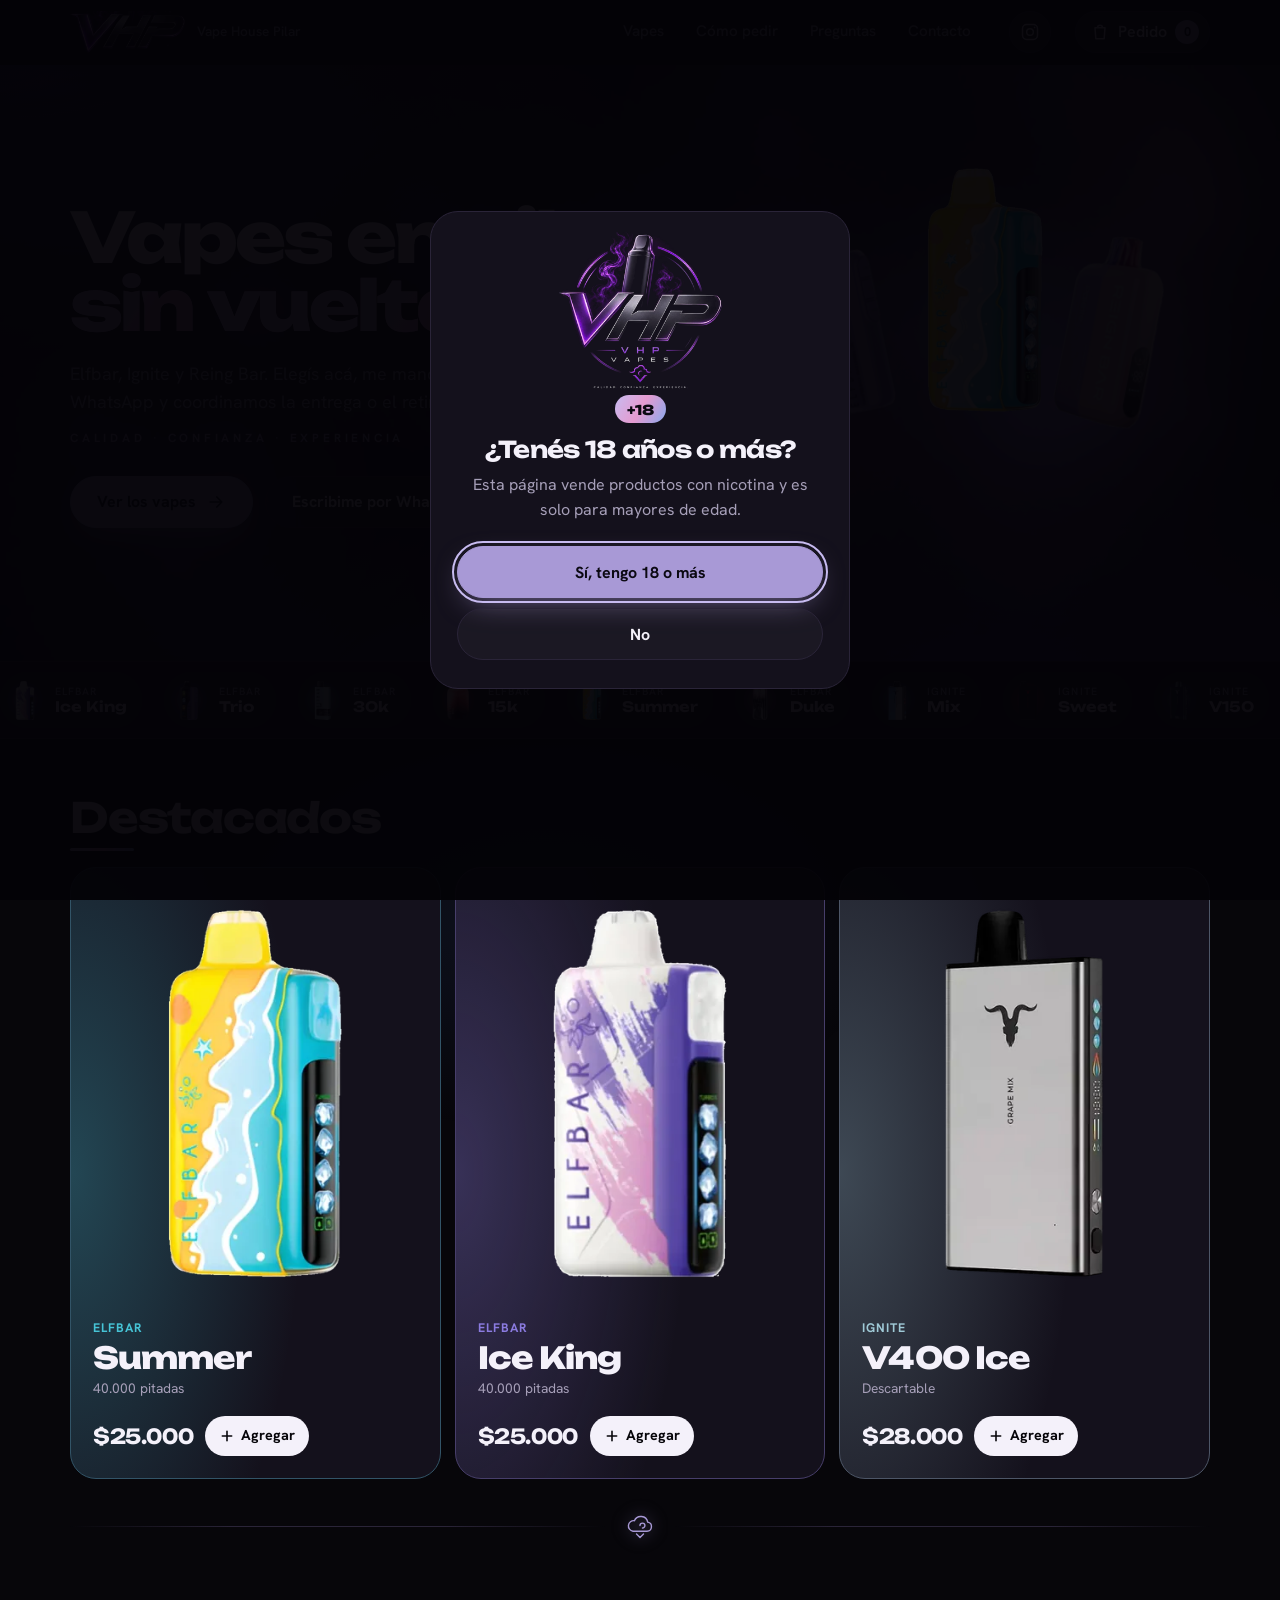
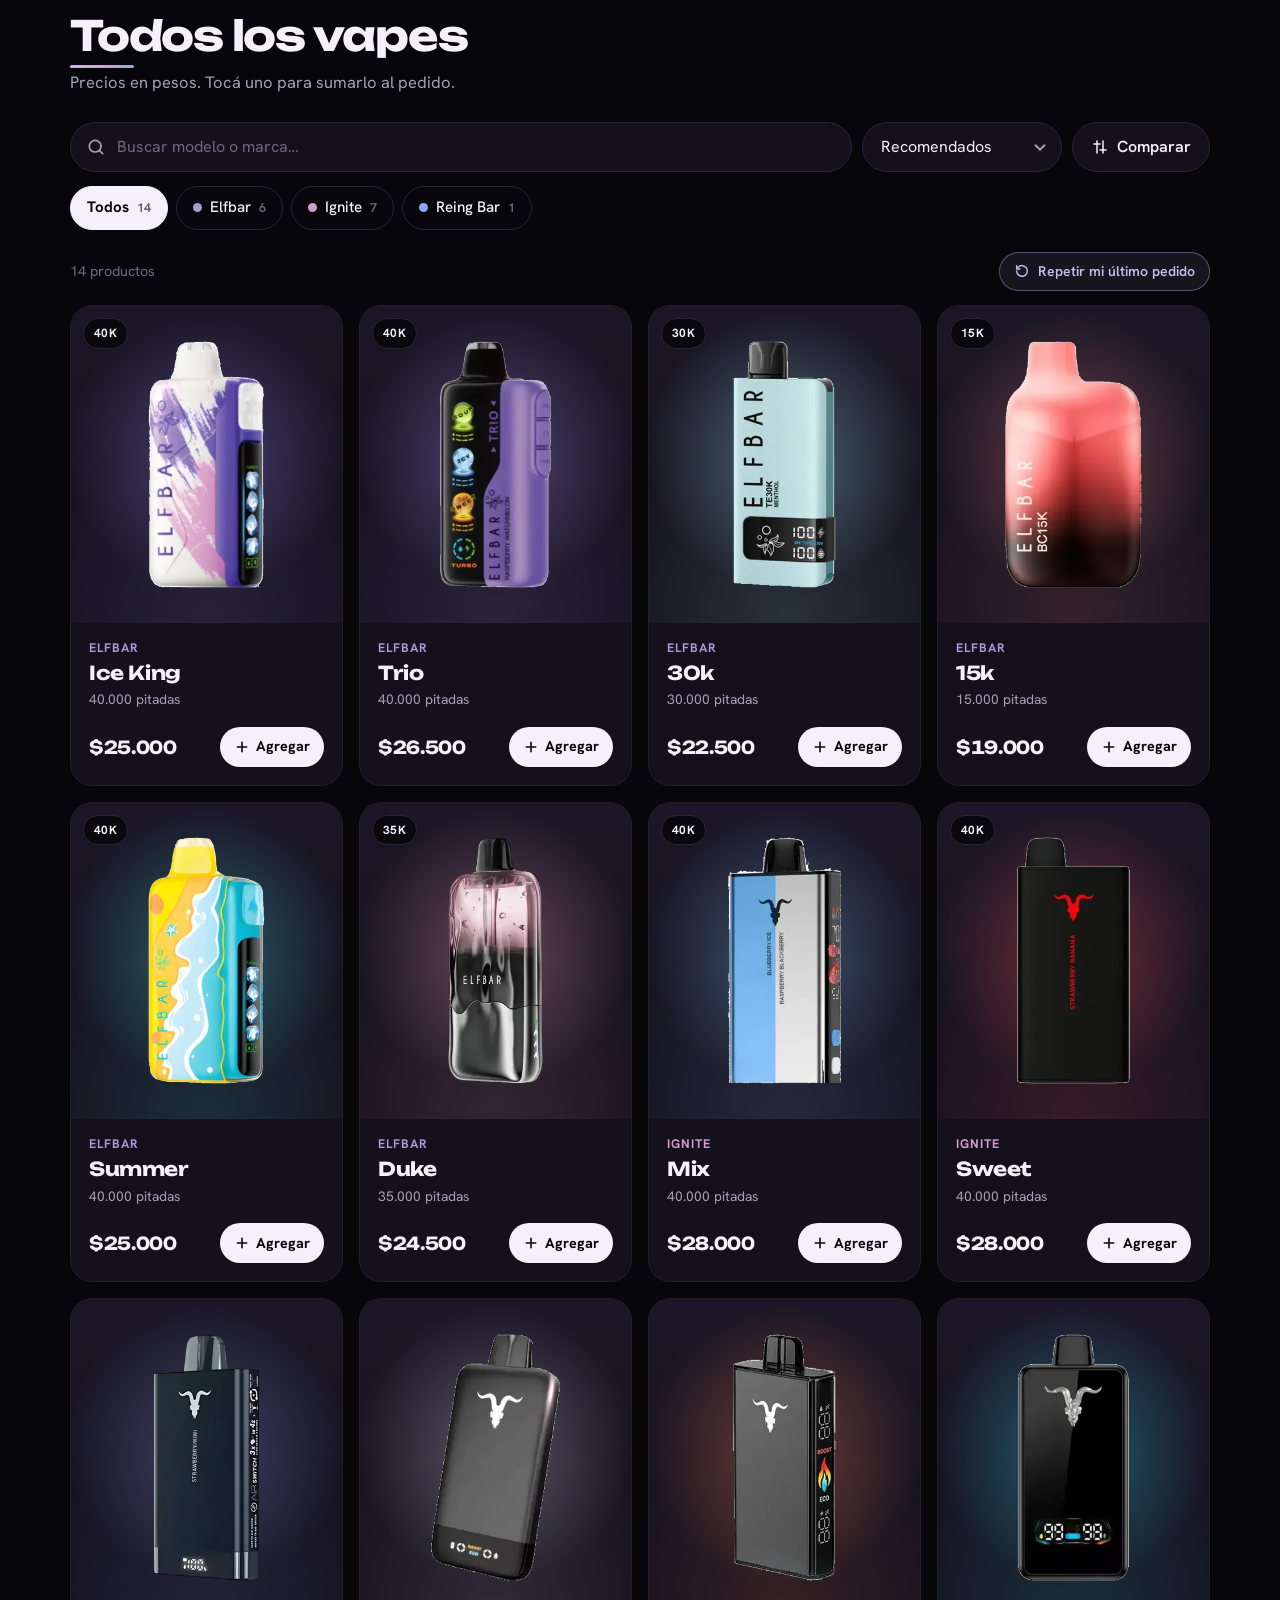
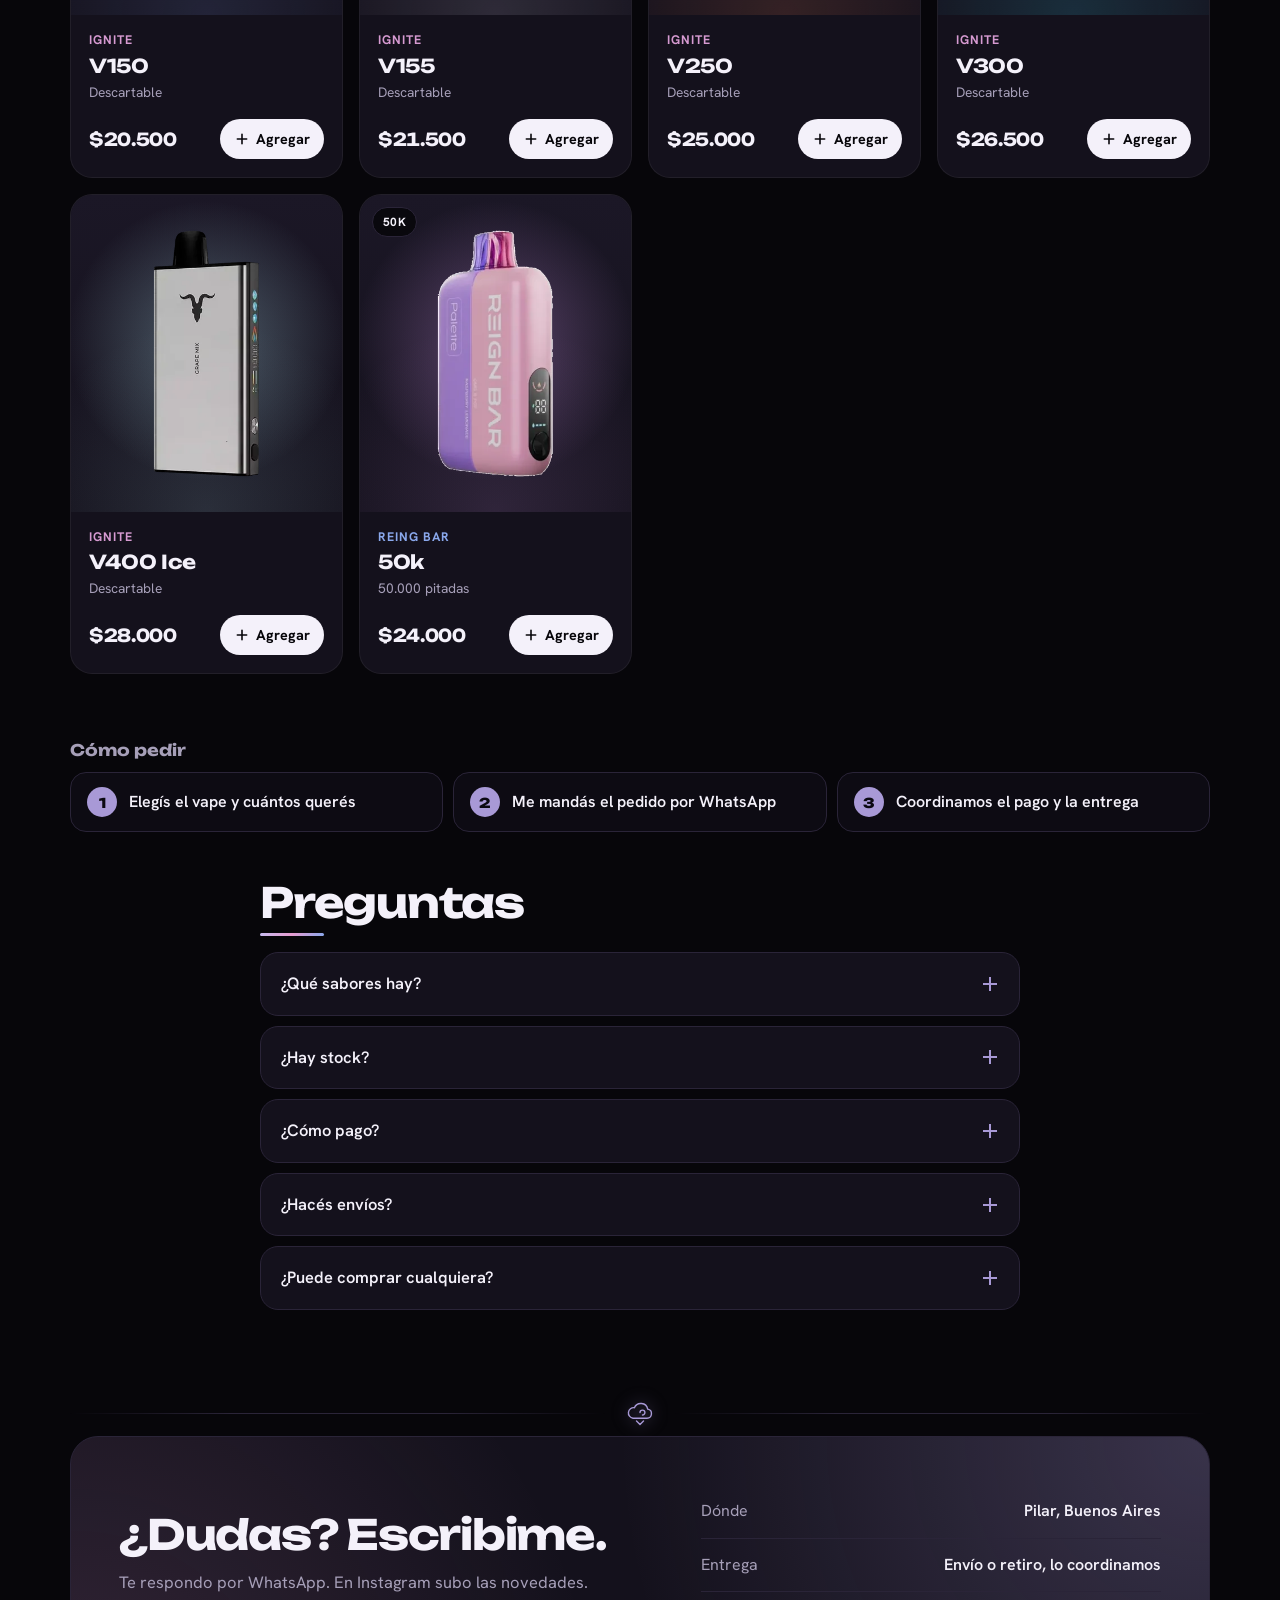
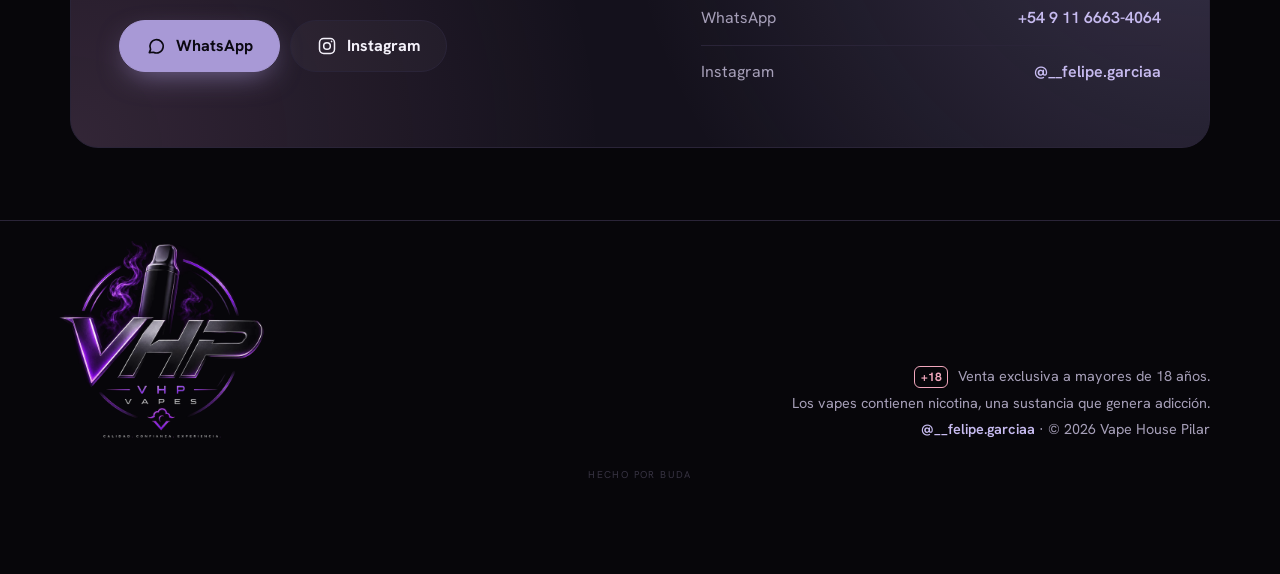
<file: index.html>
<!doctype html>
<html lang="es-AR">
<head>
<meta charset="utf-8">
<meta name="viewport" content="width=device-width, initial-scale=1, viewport-fit=cover">
<title>VHP | Vape House Pilar</title>
<meta name="description" content="Vape House Pilar (VHP): vapes descartables Elfbar, Ignite y Reing Bar en Pilar. Elegí tu modelo, armá tu pedido y mandalo por WhatsApp.">
<meta name="theme-color" content="#07060a">
<meta property="og:title" content="VHP | Vape House Pilar">
<meta property="og:description" content="Elegí tu modelo, armá tu pedido y mandalo por WhatsApp.">
<meta property="og:type" content="website">
<meta property="og:site_name" content="Vape House Pilar">
<meta property="og:locale" content="es_AR">
<meta property="og:url" content="https://vapehpilar.github.io/">
<meta property="og:image" content="https://vapehpilar.github.io/img/compartir.jpg">
<meta property="og:image:width" content="1200">
<meta property="og:image:height" content="630">
<meta property="og:image:alt" content="VHP Vape House Pilar: Elfbar, Ignite y Reign Bar. Pedí por WhatsApp.">
<meta name="twitter:card" content="summary_large_image">
<meta name="twitter:image" content="https://vapehpilar.github.io/img/compartir.jpg">
<link rel="canonical" href="https://vapehpilar.github.io/">
<link rel="icon" type="image/png" href="img/favicon.png">
<link rel="apple-touch-icon" href="img/apple-touch-icon.png">
<link rel="manifest" href="manifest.webmanifest">
<meta name="apple-mobile-web-app-capable" content="yes">
<meta name="apple-mobile-web-app-title" content="VHP">
<link rel="preload" href="fonts/hanken-grotesk.woff2" as="font" type="font/woff2" crossorigin>
<link rel="preload" href="fonts/unbounded.woff2" as="font" type="font/woff2" crossorigin>
<script>document.documentElement.classList.add("js");try{if(sessionStorage.getItem("vhp-lite")==="1")document.documentElement.classList.add("lite")}catch(e){}</script>
<link rel="stylesheet" href="css/styles.css">
<link rel="stylesheet" href="css/efectos.css">
<script src="js/productos.js" defer></script>
<script src="js/app.js" defer></script>
<script src="js/efectos.js" defer></script>
</head>
<body>

<a class="skip" href="#productos">Saltar a productos</a>

<header class="top" id="top">
  <div class="wrap top-in">
    <a class="logo" href="#inicio" aria-label="VHP, Vape House Pilar">
      <img class="logo-img" src="img/logo-letras.webp" width="400" height="146" alt="VHP">
      <span class="logo-sub">Vape House Pilar</span>
    </a>
    <nav class="nav" aria-label="Principal">
      <a href="#productos">Vapes</a>
      <a href="#como">Cómo pedir</a>
      <a href="#faq">Preguntas</a>
      <a href="#contacto">Contacto</a>
    </nav>
    <a class="ig-btn" data-ig href="#contacto" target="_blank" rel="noopener" aria-label="Instagram de VHP" title="Instagram"><svg viewBox="0 0 24 24" aria-hidden="true"><rect x="3" y="3" width="18" height="18" rx="5"/><circle cx="12" cy="12" r="4"/><circle cx="17.5" cy="6.5" r="1" class="ig-dot"/></svg></a>
    <button class="cart-btn" id="open-cart" type="button" aria-label="Ver pedido">
      <svg viewBox="0 0 24 24" aria-hidden="true"><path d="M6 7h12l-1 13H7L6 7Z"/><path d="M9 7a3 3 0 0 1 6 0"/></svg>
      <span class="cart-label">Pedido</span>
      <span class="n" id="count">0</span>
    </button>
  </div>
</header>

<main id="inicio">

  <!-- ============ PORTADA ============ -->
  <section class="hero">
    <canvas class="smoke-canvas" id="smoke" aria-hidden="true"></canvas>
    <div class="wrap hero-grid">
      <div class="hero-copy">
        <h1 class="hero-title"><span class="word"><span style="--w:0">Vapes</span></span> <span class="word"><span style="--w:1">en</span></span> <span class="word"><span style="--w:2">Pilar,</span></span><br><span class="grad"><span class="word"><span style="--w:3">sin</span></span> <span class="word"><span style="--w:4">vueltas.</span></span></span></h1>
        <p class="lead">Elfbar, Ignite y Reing Bar. Elegís acá, me mandás el pedido por WhatsApp y coordinamos la entrega o el retiro.</p>
        <p class="motto">Calidad<i>·</i>Confianza<i>·</i>Experiencia</p>
        <div class="actions">
          <a class="btn primary" href="#productos">
            Ver los vapes
            <svg viewBox="0 0 24 24" aria-hidden="true"><path d="M5 12h14M13 6l6 6-6 6"/></svg>
          </a>
          <a class="btn ghost" data-wa="Hola! Te quería consultar por los vapes." href="#contacto" target="_blank" rel="noopener">Escribime por WhatsApp</a>
        </div>
      </div>
      <div class="hero-art" aria-hidden="true">
        <div class="float f1" id="hero-v1"></div>
        <div class="float f2" id="hero-v2"></div>
        <div class="float f3" id="hero-v3"></div>
      </div>
    </div>
  </section>

  <!-- ============ CINTA ============ -->
  <div class="ticker" aria-hidden="true">
    <div class="ticker-track">
      <span>Elfbar</span><span>Ignite</span><span>Reing Bar</span><span>Envíos y retiro en Pilar</span>
      <span>Elfbar</span><span>Ignite</span><span>Reing Bar</span><span>Envíos y retiro en Pilar</span>
    </div>
  </div>

  <!-- ============ DESTACADOS ============ -->
  <section class="featured" id="destacados" aria-labelledby="t-feat">
    <div class="wrap">
      <div class="sec-head">
        <h2 id="t-feat">Destacados</h2>
      </div>
      <ul class="feat-grid" id="featured"></ul>
    </div>
  </section>

  <div class="divider" aria-hidden="true"><svg viewBox="0 0 48 40"><path d="M14 26h20a6.5 6.5 0 0 0 1-12.9A10 10 0 0 0 16 11a7.5 7.5 0 0 0-2 15Z"/><path d="M19 30l5 5 5-5"/><path d="M24 18a3.5 3.5 0 1 1 3.5 3.5"/></svg></div>

  <!-- ============ CATÁLOGO ============ -->
  <section class="products" id="productos" aria-labelledby="t-prod">
    <div class="wrap">
      <div class="sec-head">
        <h2 id="t-prod">Todos los vapes</h2>
        <p class="sub">Precios en pesos. Tocá uno para sumarlo al pedido.</p>
      </div>

      <div class="toolbar">
        <label class="search">
          <svg viewBox="0 0 24 24" aria-hidden="true"><circle cx="11" cy="11" r="7"/><path d="m20 20-4-4"/></svg>
          <span class="sr">Buscar</span>
          <input type="search" id="q" placeholder="Buscar modelo o marca…" autocomplete="off">
        </label>
        <label class="sort">
          <span class="sr">Ordenar</span>
          <select id="sort">
            <option value="rec">Recomendados</option>
            <option value="asc">Menor precio</option>
            <option value="desc">Mayor precio</option>
            <option value="puffs">Más pitadas</option>
          </select>
        </label>
        <button class="compare-btn" type="button" id="open-compare">
          <svg viewBox="0 0 24 24" aria-hidden="true"><path d="M8 4v16M16 4v16M4 8h8M12 16h8"/></svg>
          Comparar
        </button>
      </div>
      <div class="chips" role="group" aria-label="Filtrar por marca" id="chips"></div>

      <div class="results-row">
        <p class="result-count" id="result-count" aria-live="polite"></p>
        <button class="repeat-pill" type="button" id="repeat-pill" data-repeat hidden>
          <svg viewBox="0 0 24 24" aria-hidden="true"><path d="M4 12a8 8 0 1 0 2.3-5.7M4 4v5h5"/></svg>
          Repetir mi último pedido
        </button>
      </div>
      <ul class="grid" id="catalog"></ul>
    </div>
  </section>

  <!-- ============ CÓMO PEDIR ============ -->
  <section class="how" id="como" aria-labelledby="t-how">
    <div class="wrap">
      <h2 class="how-title" id="t-how">Cómo pedir</h2>
      <ol class="how-line">
        <li><b>1</b>Elegís el vape y cuántos querés</li>
        <li><b>2</b>Me mandás el pedido por WhatsApp</li>
        <li><b>3</b>Coordinamos el pago y la entrega</li>
      </ol>
    </div>
  </section>

  <!-- ============ PREGUNTAS ============ -->
  <section class="faq" id="faq" aria-labelledby="t-faq">
    <div class="wrap narrow">
      <div class="sec-head">
        <h2 id="t-faq">Preguntas</h2>
      </div>
      <div class="acc">
        <details class="reveal">
          <summary>¿Qué sabores hay?</summary>
          <p>Van cambiando según lo que entra. Cuando agregás un vape podés escribirme qué sabor querés, y por WhatsApp te confirmo cuáles tengo en ese momento.</p>
        </details>
        <details class="reveal">
          <summary>¿Hay stock?</summary>
          <p>Sí, todos los modelos de la lista se pueden pedir, en la cantidad que necesites.</p>
        </details>
        <details class="reveal">
          <summary>¿Cómo pago?</summary>
          <p>Cuando me llega tu pedido te confirmo el total y arreglamos el medio de pago.</p>
        </details>
        <details class="reveal">
          <summary>¿Hacés envíos?</summary>
          <p>Sí, o podés retirar. Lo elegís al completar tus datos y lo coordinamos por WhatsApp.</p>
        </details>
        <details class="reveal">
          <summary>¿Puede comprar cualquiera?</summary>
          <p>No. Vendo solo a mayores de 18 años.</p>
        </details>
      </div>
    </div>
  </section>

  <div class="divider" aria-hidden="true"><svg viewBox="0 0 48 40"><path d="M14 26h20a6.5 6.5 0 0 0 1-12.9A10 10 0 0 0 16 11a7.5 7.5 0 0 0-2 15Z"/><path d="M19 30l5 5 5-5"/><path d="M24 18a3.5 3.5 0 1 1 3.5 3.5"/></svg></div>

  <!-- ============ CONTACTO ============ -->
  <section class="contact" id="contacto" aria-labelledby="t-contact">
    <div class="wrap">
      <div class="contact-card reveal">
        <div>
          <h2 id="t-contact">¿Dudas? Escribime.</h2>
          <p class="sub">Te respondo por WhatsApp. En Instagram subo las novedades.</p>
          <div class="contact-actions">
            <a class="btn primary wa-btn" data-wa="Hola! Te quería hacer una consulta." href="#contacto" target="_blank" rel="noopener">
              <svg viewBox="0 0 24 24" aria-hidden="true"><path d="M4 20l1.5-4A8 8 0 1 1 9 19.5L4 20Z"/></svg>
              WhatsApp
            </a>
            <a class="btn ghost ig-link" data-ig href="#contacto" target="_blank" rel="noopener">
              <svg viewBox="0 0 24 24" aria-hidden="true"><rect x="3" y="3" width="18" height="18" rx="5"/><circle cx="12" cy="12" r="4"/><circle cx="17.5" cy="6.5" r="1" class="ig-dot"/></svg>
              Instagram
            </a>
          </div>
        </div>
        <dl class="facts">
          <div><dt>Dónde</dt><dd>Pilar, Buenos Aires</dd></div>
          <div><dt>Entrega</dt><dd>Envío o retiro, lo coordinamos</dd></div>
          <div><dt>WhatsApp</dt><dd><a data-wa="Hola!" href="#contacto" target="_blank" rel="noopener">+54 9 11 6663-4064</a></dd></div>
          <div><dt>Instagram</dt><dd><a data-ig data-ig-text href="#contacto" target="_blank" rel="noopener">@__felipe.garciaa</a></dd></div>
        </dl>
      </div>
    </div>
  </section>
</main>

<footer class="foot">
  <div class="wrap foot-in">
    <div class="foot-brand">
      <img class="foot-logo" src="img/logo.webp" width="560" height="532" alt="VHP Vapes · Vape House Pilar" loading="lazy" decoding="async">
    </div>
    <div class="legal">
      <p><strong>+18</strong> Venta exclusiva a mayores de 18 años.</p>
      <p>Los vapes contienen nicotina, una sustancia que genera adicción.</p>
      <p><a class="foot-ig" data-ig data-ig-text href="#contacto" target="_blank" rel="noopener">@__felipe.garciaa</a> · © <span id="year"></span> Vape House Pilar</p>
    </div>
  </div>
  <p class="credit">hecho por buda</p>
</footer>

<!-- Botón flotante de WhatsApp -->
<a class="fab away" data-wa="Hola! Te quería hacer una consulta." href="#contacto" target="_blank" rel="noopener" aria-label="Escribir por WhatsApp">
  <svg viewBox="0 0 32 32" aria-hidden="true"><path fill="currentColor" d="M16 3a13 13 0 0 0-11.2 19.6L3 29l6.6-1.7A13 13 0 1 0 16 3Zm0 23.7c-2 0-4-.5-5.6-1.6l-.4-.2-3.9 1 1-3.8-.3-.4A10.7 10.7 0 1 1 16 26.7Zm5.9-8c-.3-.2-1.9-1-2.2-1-.3-.1-.5-.2-.7.2l-1 1.2c-.2.2-.4.2-.7.1a8.8 8.8 0 0 1-4.4-3.8c-.3-.6.3-.5 1-1.7.1-.2 0-.4 0-.5l-1-2.4c-.3-.6-.5-.5-.7-.5h-.6c-.2 0-.6.1-.9.4-.3.3-1.2 1.1-1.2 2.8s1.2 3.2 1.4 3.5c.2.2 2.4 3.6 5.7 5 2.1.9 3 1 4 .8.7-.1 1.9-.8 2.2-1.5.3-.8.3-1.4.2-1.5l-.6-.3Z"/></svg>
</a>

<!-- Barra inferior con el total -->
<div class="bar" id="bar" hidden>
  <button class="bar-btn" id="bar-open" type="button">
    <span class="bar-left"><span class="bar-n" id="bar-n">0</span><span id="bar-label">Ver pedido</span></span>
    <span class="bar-total" id="bar-total">$0</span>
  </button>
</div>

<div class="toast" id="toast" role="status" aria-live="polite"></div>

<!-- ============ ELEGIR SABOR ============ -->
<dialog class="sheet" id="pick" aria-labelledby="pick-title">
  <form method="dialog" class="sheet-in" id="pick-form">
    <button class="x" type="button" data-close aria-label="Cerrar">
      <svg viewBox="0 0 24 24"><path d="M6 6l12 12M18 6 6 18"/></svg>
    </button>
    <button class="x share" type="button" id="pick-share" aria-label="Compartir este vape" title="Compartir">
      <svg viewBox="0 0 24 24"><path d="M12 15V3M7 8l5-5 5 5M5 13v6a2 2 0 0 0 2 2h10a2 2 0 0 0 2-2v-6"/></svg>
    </button>
    <div class="pick-head">
      <div class="pick-art" id="pick-art" role="button" tabindex="0" title="Ver foto grande"></div>
      <div>
        <p class="pick-brand" id="pick-brand"></p>
        <h2 id="pick-title"></h2>
        <p class="pick-meta" id="pick-meta"></p>
        <p class="pick-price" id="pick-price"></p>
      </div>
    </div>

    <div class="flavors">
      <label for="flavor-pref">¿Qué sabor te gustaría? <span class="opt">(opcional)</span></label>
      <input type="text" id="flavor-pref" placeholder="Ej: algo frutal, con menta…" autocomplete="off" maxlength="60">
      <p class="flavor-note">Los sabores van cambiando según lo que entra. Te confirmo por WhatsApp.</p>
    </div>

    <div class="pick-foot">
      <div class="stepper big" aria-label="Cantidad">
        <button type="button" id="pick-dec" aria-label="Quitar uno">−</button>
        <output id="pick-qty">1</output>
        <button type="button" id="pick-inc" aria-label="Sumar uno">+</button>
      </div>
      <button class="btn primary grow" type="submit" id="pick-add">Agregar · <span id="pick-sum">$0</span></button>
    </div>
  </form>
</dialog>

<!-- ============ COMPARAR ============ -->
<dialog class="drawer compare" id="compare" aria-labelledby="compare-title">
  <div class="drawer-in">
    <div class="drawer-head">
      <h2 id="compare-title">Comparar vapes</h2>
      <button class="x" type="button" data-close aria-label="Cerrar">
        <svg viewBox="0 0 24 24"><path d="M6 6l12 12M18 6 6 18"/></svg>
      </button>
    </div>
    <div class="drawer-body">
      <p class="cmp-hint" id="cmp-hint">Elegí hasta 3.</p>
      <div class="cmp-pick" id="cmp-pick" role="group" aria-label="Vapes para comparar"></div>
      <div class="cmp-table" id="cmp-table"></div>
    </div>
  </div>
</dialog>

<!-- ============ FOTO EN GRANDE ============ -->
<dialog class="zoom" id="zoom" aria-label="Foto del producto">
  <button class="x" type="button" data-close aria-label="Cerrar">
    <svg viewBox="0 0 24 24"><path d="M6 6l12 12M18 6 6 18"/></svg>
  </button>
  <figure class="zoom-fig">
    <div class="zoom-img" id="zoom-img"></div>
    <figcaption id="zoom-cap"></figcaption>
  </figure>
</dialog>

<!-- ============ CARRITO ============ -->
<dialog class="drawer" id="cart" aria-labelledby="cart-title">
  <div class="drawer-in">
    <div class="drawer-head">
      <h2 id="cart-title" tabindex="-1">Tu pedido</h2>
      <button class="x" type="button" data-close aria-label="Cerrar">
        <svg viewBox="0 0 24 24"><path d="M6 6l12 12M18 6 6 18"/></svg>
      </button>
    </div>

    <div class="drawer-body">
      <ul class="items" id="cart-items"></ul>
      <div class="cart-empty" id="cart-empty">
        <div class="empty-ic"><svg viewBox="0 0 24 24"><path d="M6 7h12l-1 13H7L6 7Z"/><path d="M9 7a3 3 0 0 1 6 0"/></svg></div>
        <p>Tu pedido está vacío.</p>
        <div class="repeat-box" id="repeat-box" hidden>
          <p class="repeat-title">Tu último pedido</p>
          <p class="repeat-sum" id="repeat-sum"></p>
          <button class="btn primary" type="button" data-repeat>
            <svg viewBox="0 0 24 24" aria-hidden="true"><path d="M4 12a8 8 0 1 0 2.3-5.7M4 4v5h5"/></svg>
            Repetir pedido
          </button>
        </div>
        <button class="btn ghost" type="button" id="go-shop">Ver productos</button>
      </div>

      <form class="datos" id="datos" hidden novalidate>
        <h3>Tus datos</h3>
        <div class="field"><label for="c-name">Nombre y apellido</label><input type="text" id="c-name" autocomplete="name" placeholder="Nombre y apellido" required></div>
        <div class="field">
          <span class="label">Entrega</span>
          <div class="seg" role="radiogroup" aria-label="Entrega">
            <label><input type="radio" name="entrega" value="Envío" checked><span>Envío</span></label>
            <label><input type="radio" name="entrega" value="Retiro"><span>Retiro</span></label>
          </div>
        </div>
        <div class="field" id="addr-field"><label for="c-addr">Dirección</label><input type="text" id="c-addr" autocomplete="street-address" placeholder="Calle, número y localidad"></div>
        <div class="field"><label for="note">Aclaraciones (opcional)</label><textarea id="note" placeholder="Ej: horario en que te queda cómodo"></textarea></div>
      </form>
    </div>

    <div class="drawer-foot" id="cart-foot" hidden>
      <div class="total"><span>Total</span><strong id="cart-total">$0</strong></div>
      <a class="btn primary wa-btn full" id="send" href="#" target="_blank" rel="noopener">
        <svg viewBox="0 0 24 24" aria-hidden="true"><path d="M4 20l1.5-4A8 8 0 1 1 9 19.5L4 20Z"/></svg>
        Enviar pedido por WhatsApp
      </a>
      <p class="hint" id="hint" role="status"></p>
      <p class="fine">Se abre WhatsApp con tu pedido armado. Ahí te confirmo y arreglamos el pago y la entrega.</p>
    </div>
  </div>
</dialog>

<!-- ============ +18 ============ -->
<dialog id="age" aria-labelledby="age-title">
  <div id="age-ask">
    <img class="age-logo" src="img/logo-sm.webp" width="300" height="285" alt="VHP Vapes" fetchpriority="high">
    <p class="age-badge">+18</p>
    <h2 id="age-title">¿Tenés 18 años o más?</h2>
    <p>Esta página vende productos con nicotina y es solo para mayores de edad.</p>
    <div class="age-actions">
      <button class="btn primary" id="age-yes" type="button">Sí, tengo 18 o más</button>
      <button class="btn ghost" id="age-no" type="button">No</button>
    </div>
  </div>
  <div id="age-denied" hidden>
    <img class="age-logo" src="img/logo-sm.webp" width="300" height="285" alt="VHP Vapes">
    <p class="age-badge">+18</p>
    <h2>No podés entrar</h2>
    <p>Esta página es solo para mayores de 18 años.</p>
  </div>
</dialog>
<script>
  // El cartel de +18 se abre apenas se lee esta parte, sin esperar al resto de los scripts.
  (function () {
    var ok = false;
    try { ok = sessionStorage.getItem("vhp-18") === "1"; } catch (e) {}
    var g = document.getElementById("age");
    if (!ok && g && g.showModal) {
      g.addEventListener("cancel", function (e) { e.preventDefault(); });
      g.showModal(); document.body.classList.add("lock");
    }
  })();
</script>

</body>
</html>
</file>
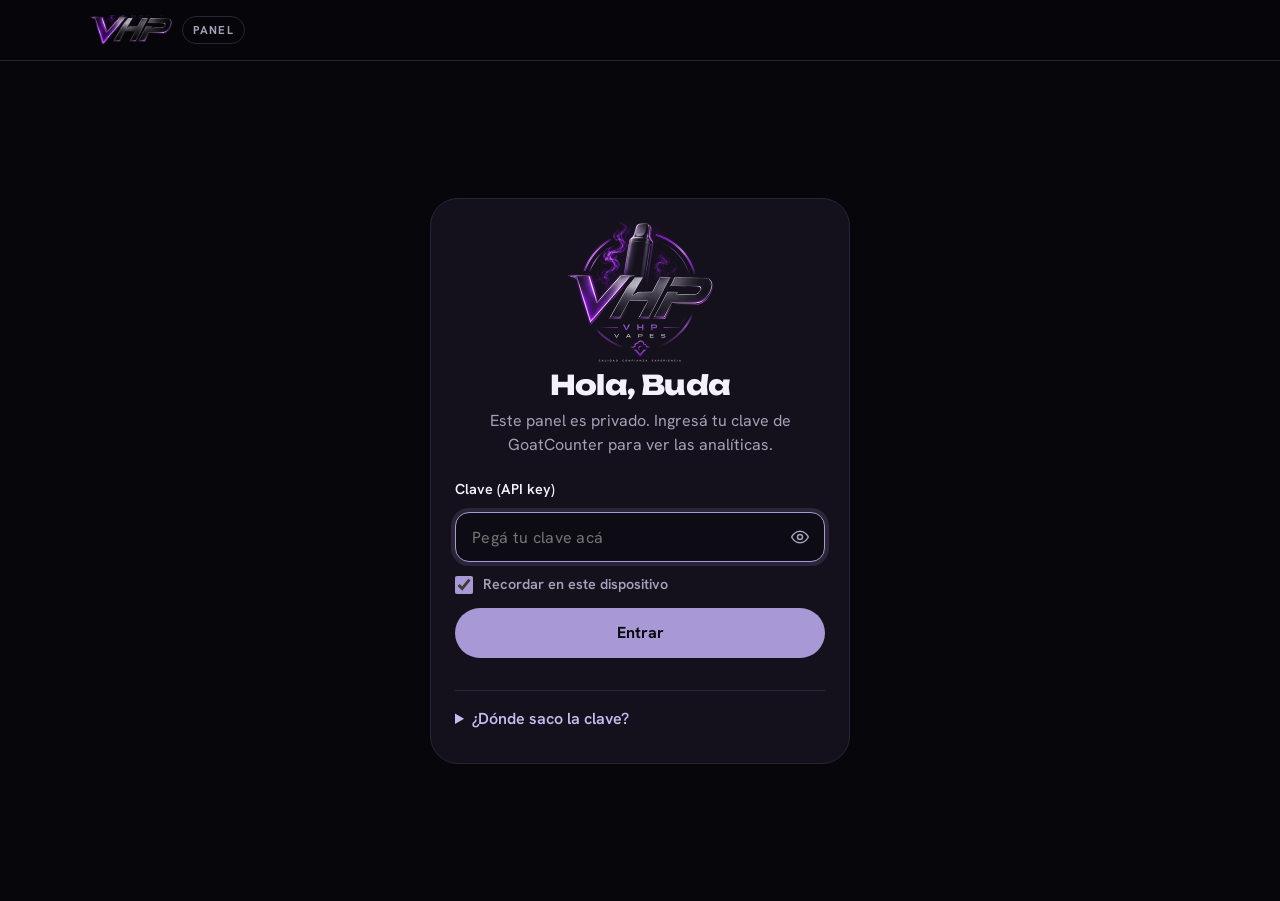
<file: buda-8q4x/index.html>
<!doctype html>
<html lang="es-AR">
<head>
<meta charset="utf-8">
<meta name="viewport" content="width=device-width, initial-scale=1, viewport-fit=cover">
<meta name="robots" content="noindex, nofollow, noarchive">
<meta name="referrer" content="no-referrer">
<title>Panel VHP</title>
<meta name="theme-color" content="#07060a">
<link rel="icon" type="image/png" href="../img/favicon.png">
<link rel="preload" href="../fonts/hanken-grotesk.woff2" as="font" type="font/woff2" crossorigin>
<link rel="preload" href="../fonts/unbounded.woff2" as="font" type="font/woff2" crossorigin>
<link rel="stylesheet" href="panel.css">
<script src="../js/productos.js" defer></script>
<script src="panel.js" defer></script>
</head>
<body>

<header class="top">
  <div class="wrap top-in">
    <a class="logo" href="../" title="Volver a la tienda"><img class="logo-img" src="../img/logo-letras.webp" width="400" height="146" alt="VHP"><span class="tag">Panel</span></a>
    <div class="top-actions" id="top-actions" hidden>
      <a class="ghost-btn hide-sm" href="../" target="_blank" rel="noopener">Ver tienda</a>
      <button class="ghost-btn" type="button" id="refresh" aria-label="Actualizar datos" title="Actualizar">
        <svg viewBox="0 0 24 24" aria-hidden="true"><path d="M20 11a8 8 0 1 0-2.3 5.7M20 4v7h-7"/></svg>
      </button>
      <button class="ghost-btn" type="button" id="logout">Salir</button>
    </div>
  </div>
</header>

<main class="wrap">

  <!-- ============ ACCESO ============ -->
  <section class="login" id="login">
    <div class="login-card">
      <img class="login-logo" src="../img/logo-sm.webp" width="300" height="285" alt="VHP Vapes">
      <h1>Hola, Buda</h1>
      <p class="muted">Este panel es privado. Ingresá tu clave de GoatCounter para ver las analíticas.</p>
      <form id="login-form" autocomplete="off">
        <label for="key">Clave (API key)</label>
        <div class="key-row">
          <input type="password" id="key" spellcheck="false" autocapitalize="off" placeholder="Pegá tu clave acá" required>
          <button type="button" class="eye" id="eye" aria-label="Mostrar clave">
            <svg viewBox="0 0 24 24" aria-hidden="true"><path d="M2 12s3.6-7 10-7 10 7 10 7-3.6 7-10 7S2 12 2 12Z"/><circle cx="12" cy="12" r="3"/></svg>
          </button>
        </div>
        <label class="check"><input type="checkbox" id="remember" checked> Recordar en este dispositivo</label>
        <button class="btn" type="submit" id="enter">Entrar</button>
        <p class="error" id="login-error" role="alert"></p>
      </form>
      <details class="help">
        <summary>¿Dónde saco la clave?</summary>
        <ol>
          <li>Entrá a <a href="https://www.goatcounter.com" target="_blank" rel="noopener">goatcounter.com</a> con tu cuenta.</li>
          <li>Andá a <strong>Settings → API</strong> (arriba a la derecha, tu usuario).</li>
          <li>Tocá <strong>New API key</strong>, marcá solo <strong>Read statistics</strong> y guardá.</li>
          <li>Copiá la clave y pegala acá.</li>
        </ol>
        <p class="muted small">La clave queda guardada solo en tu navegador. Nunca se sube a la página ni a GitHub.</p>
      </details>
    </div>
  </section>

  <!-- ============ PANEL ============ -->
  <section class="dash" id="dash" hidden>
    <div class="dash-head">
      <div>
        <p class="kicker">Analíticas</p>
        <h1>Cómo viene la tienda</h1>
        <p class="muted" id="range-label"></p>
      </div>
      <div class="ranges" role="group" aria-label="Período">
        <button type="button" data-days="1">Hoy</button>
        <button type="button" data-days="7">7 días</button>
        <button type="button" data-days="30" aria-pressed="true">30 días</button>
        <button type="button" data-days="90">90 días</button>
      </div>
    </div>

    <p class="insight" id="insight" hidden></p>

    <!-- Números principales -->
    <div class="tiles">
      <article class="tile hero-tile">
        <p class="t-label">Visitantes</p>
        <p class="t-value" id="k-visits">–</p>
        <p class="t-delta" id="d-visits"></p>
        <p class="t-all">Hoy: <strong id="k-today">–</strong> · Total histórico: <strong id="k-all">–</strong></p>
      </article>
      <article class="tile">
        <p class="t-label">Pedidos enviados</p>
        <p class="t-value" id="k-orders">–</p>
        <p class="t-delta" id="d-orders"></p>
      </article>
      <article class="tile">
        <p class="t-label">Conversión</p>
        <p class="t-value" id="k-conv">–</p>
        <p class="t-delta" id="d-conv"></p>
      </article>
      <article class="tile">
        <p class="t-label">Monto en pedidos <span class="hint-i" title="Suma de los pedidos enviados por WhatsApp. Es una estimación: no todos se concretan.">ⓘ</span></p>
        <p class="t-value" id="k-amount">–</p>
        <p class="t-delta" id="d-amount"></p>
      </article>
      <article class="tile">
        <p class="t-label">Ticket promedio</p>
        <p class="t-value" id="k-ticket">–</p>
        <p class="t-delta" id="d-ticket"></p>
      </article>
      <article class="tile">
        <p class="t-label">Vapes pedidos</p>
        <p class="t-value" id="k-units">–</p>
        <p class="t-delta" id="d-units"></p>
      </article>
      <article class="tile">
        <p class="t-label">Consultas por WhatsApp</p>
        <p class="t-value" id="k-wa">–</p>
        <p class="t-delta" id="d-wa"></p>
      </article>
    </div>

    <!-- Embudo -->
    <article class="panel">
      <div class="panel-head">
        <h2>Embudo de compra</h2>
        <p class="muted small">Cuántos visitantes llegan a cada paso</p>
      </div>
      <ol class="funnel" id="funnel"></ol>
    </article>

    <!-- Gráficos por día -->
    <article class="panel">
      <div class="panel-head">
        <h2>Visitantes por día</h2>
        <button type="button" class="link-btn" data-table="t-visits" aria-expanded="false">Ver tabla</button>
      </div>
      <div class="chart" id="c-visits" role="img"></div>
      <div class="table-wrap" id="t-visits" hidden></div>
    </article>

    <article class="panel">
      <div class="panel-head">
        <h2>Pedidos por día</h2>
        <button type="button" class="link-btn" data-table="t-orders" aria-expanded="false">Ver tabla</button>
      </div>
      <div class="chart small-chart" id="c-orders" role="img"></div>
      <div class="table-wrap" id="t-orders" hidden></div>
    </article>

    <!-- Mapa de calor -->
    <article class="panel">
      <div class="panel-head">
        <h2>Cuándo entra la gente</h2>
        <p class="muted small" id="best-time"></p>
      </div>
      <div class="heat-wrap"><div class="heat" id="heat"></div></div>
      <div class="heat-legend" aria-hidden="true"><span>Menos</span><i></i><span>Más</span></div>
    </article>

    <!-- Productos -->
    <article class="panel">
      <div class="panel-head">
        <h2>Productos</h2>
        <p class="muted small">Visitantes que vieron, agregaron y pidieron cada vape</p>
      </div>
      <div class="table-wrap products-table">
        <table>
          <thead><tr><th scope="col">Vape</th><th scope="col">Vistos</th><th scope="col">Agregados</th><th scope="col">Pedidos</th><th scope="col">% agrega</th></tr></thead>
          <tbody id="products-body"></tbody>
        </table>
      </div>
    </article>

    <!-- Origen y audiencia -->
    <div class="grid-2">
      <article class="panel"><h2>De dónde llegan</h2><ol class="rank" id="l-refs"></ol></article>
      <article class="panel"><h2>Instagram, links y más</h2><ol class="rank" id="l-links"></ol></article>
      <article class="panel"><h2>Ubicación</h2><ol class="rank" id="l-locations"></ol></article>
      <article class="panel"><h2>Dispositivos</h2><ol class="rank" id="l-systems"></ol></article>
      <article class="panel"><h2>Navegadores</h2><ol class="rank" id="l-browsers"></ol></article>
      <article class="panel"><h2>Tamaño de pantalla</h2><ol class="rank" id="l-sizes"></ol></article>
    </div>

    <!-- Ajustes -->
    <article class="panel settings">
      <h2>Ajustes</h2>
      <label class="switch">
        <input type="checkbox" id="skip">
        <span class="track" aria-hidden="true"></span>
        <span>No contar mis propias visitas en este dispositivo</span>
      </label>
      <p class="muted small">Activalo en cada celular o compu que uses, así tus entradas no inflan los números.</p>
      <label class="switch">
        <input type="checkbox" id="auto" checked>
        <span class="track" aria-hidden="true"></span>
        <span>Actualizar solo cada 5 minutos</span>
      </label>
      <div class="settings-actions">
        <button type="button" class="ghost-btn" id="export">Descargar datos (CSV)</button>
        <a class="ghost-btn" id="gc-link" href="#" target="_blank" rel="noopener">Abrir GoatCounter →</a>
      </div>
    </article>

    <p class="muted small foot-note" id="updated"></p>
  </section>

  <div class="tip" id="tip" role="status" hidden></div>
  <div class="loading" id="loading" hidden><span></span><span></span><span></span></div>
</main>

</body>
</html>
</file>
<file: css/styles.css>
/* =========================================================
   VHP · Vape House Pilar · Estilos
   ========================================================= */

/* Fuentes alojadas en el sitio (sin depender de Google Fonts) */
@font-face { font-family: "Hanken Grotesk"; font-style: normal; font-weight: 400 700; font-display: swap; src: url("../fonts/hanken-grotesk.woff2") format("woff2"); }
@font-face { font-family: "Unbounded"; font-style: normal; font-weight: 500 800; font-display: swap; src: url("../fonts/unbounded.woff2") format("woff2"); }

:root {
  --bg: #07060a;
  --bg-2: #0d0b13;
  --surface: #14111c;
  --surface-2: #1b1726;
  --line: #2a2438;
  --line-soft: rgba(255, 255, 255, .06);
  --text: #f4f1fa;
  --muted: #a69fb8;
  --faint: #6f6883;
  --violet: #a899d6;
  --violet-hi: #c7bbf0;
  --violet-deep: #6e5fae;
  --pink: #e59bd0;
  --blue: #8aa8ec;
  --on-violet: #0b0912;
  --danger: #f2a7bd;
  --grad: linear-gradient(120deg, #c7bbf0 0%, #e59bd0 50%, #8aa8ec 100%);
  --glow: 0 0 0 1px rgba(168, 153, 214, .35), 0 18px 50px -18px rgba(168, 153, 214, .55);
  --display: "Unbounded", "Arial Black", system-ui, sans-serif;
  --body: "Hanken Grotesk", system-ui, -apple-system, "Segoe UI", Roboto, sans-serif;
  --r: 22px;
  --ease: cubic-bezier(.2, .8, .2, 1);
  --top-h: 64px;
  color-scheme: dark;
}

*, *::before, *::after { box-sizing: border-box; }
html { scroll-behavior: smooth; scroll-padding-top: calc(var(--top-h) + 16px); background: var(--bg); }
body {
  margin: 0;
  background: var(--bg);
  color: var(--text);
  font: 400 1rem/1.55 var(--body);
  -webkit-text-size-adjust: 100%;
  -webkit-font-smoothing: antialiased;
  overflow-x: hidden;
}
body.has-bar { padding-bottom: 96px; }
body.lock { overflow: hidden; }
h1, h2, h3, h4, p { margin: 0; }
a { color: inherit; }
img, svg { display: block; }
button, input, select, textarea { font: inherit; color: inherit; }
a, button, label, summary { -webkit-tap-highlight-color: transparent; }
:focus-visible { outline: 2px solid var(--violet-hi); outline-offset: 3px; }
::selection { background: var(--violet); color: var(--on-violet); }

.wrap { width: min(100% - 32px, 1140px); margin-inline: auto; }
.wrap.narrow { width: min(100% - 32px, 760px); }
.sr { position: absolute; width: 1px; height: 1px; overflow: hidden; clip: rect(0 0 0 0); white-space: nowrap; }
.skip { position: absolute; left: 16px; top: -60px; z-index: 100; background: var(--violet); color: var(--on-violet); padding: 10px 16px; border-radius: 12px; font-weight: 700; text-decoration: none; }
.skip:focus { top: 12px; }

/* ---------- Botones ---------- */
.btn {
  --b: var(--violet);
  display: inline-flex; align-items: center; justify-content: center; gap: 10px;
  min-height: 52px; padding: 0 26px;
  font: 700 1rem var(--body); text-decoration: none; white-space: nowrap;
  border-radius: 999px; border: 1px solid var(--b); cursor: pointer;
  transition: transform .2s var(--ease), background .2s, box-shadow .25s, border-color .2s;
}
.btn svg { flex: none; width: 20px; height: 20px; fill: none; stroke: currentColor; stroke-width: 2; stroke-linecap: round; stroke-linejoin: round; }
.btn:active { transform: scale(.97); }
.btn.primary { background: var(--violet); color: var(--on-violet); box-shadow: 0 10px 30px -10px rgba(168, 153, 214, .7); }
.btn.primary:hover { background: var(--violet-hi); box-shadow: 0 14px 40px -10px rgba(199, 187, 240, .8); }
.btn.primary:hover svg { transform: translateX(3px); }
.btn.primary svg { transition: transform .2s var(--ease); }
.btn.ghost { background: rgba(255, 255, 255, .03); color: var(--text); --b: var(--line); }
.btn.ghost:hover { --b: var(--violet); background: rgba(168, 153, 214, .08); }
.btn.full { width: 100%; }
.btn.grow { flex: 1; min-width: 0; padding: 0 18px; }
.btn[aria-disabled="true"] { opacity: .6; }

/* ---------- Header ---------- */
.top {
  position: sticky; top: 0; z-index: 40;
  padding-top: env(safe-area-inset-top, 0px);
  background: rgba(7, 6, 10, .6);
  -webkit-backdrop-filter: blur(16px) saturate(140%); backdrop-filter: blur(16px) saturate(140%);
  border-bottom: 1px solid transparent;
  transition: border-color .3s, background .3s;
}
.top.scrolled { border-bottom-color: var(--line); background: rgba(7, 6, 10, .85); }
.top-in { display: flex; align-items: center; gap: 24px; height: var(--top-h); }
.logo { display: flex; align-items: center; gap: 12px; text-decoration: none; }
.logo-img { height: 36px; width: auto; }
@media (min-width: 860px) { .logo-img { height: 42px; } }
.logo-mark { font: 800 1.3rem/1 var(--display); letter-spacing: -.04em; background: var(--grad); -webkit-background-clip: text; background-clip: text; color: transparent; }
.logo-sub { color: var(--muted); font-size: .85rem; font-weight: 500; }
.nav { margin-left: auto; display: flex; gap: 4px; }
.nav a { text-decoration: none; color: var(--muted); font-weight: 500; font-size: .95rem; padding: 8px 14px; border-radius: 999px; transition: color .2s, background .2s; }
.nav a:hover { color: var(--text); background: rgba(255, 255, 255, .05); }
.cart-btn {
  position: relative; display: inline-flex; align-items: center; gap: 8px;
  border: 1px solid var(--line); background: var(--surface); color: var(--text);
  font-weight: 600; padding: 8px 10px 8px 14px; border-radius: 999px; cursor: pointer;
  transition: border-color .2s, transform .2s var(--ease);
}
.cart-btn:hover { border-color: var(--violet); }
.cart-btn svg { width: 20px; height: 20px; fill: none; stroke: currentColor; stroke-width: 1.8; stroke-linejoin: round; }
.cart-btn .n { background: var(--violet); color: var(--on-violet); font-weight: 800; min-width: 24px; height: 24px; border-radius: 999px; display: inline-grid; place-items: center; font-size: .8rem; padding: 0 7px; }
.cart-btn.bump { animation: bump .45s var(--ease); }
@keyframes bump { 30% { transform: scale(1.12); } 60% { transform: scale(.96); } }

/* ---------- Hero ---------- */
.hero { position: relative; overflow: hidden; padding: 56px 0 28px; isolation: isolate; }

.hero-grid { display: grid; gap: 40px; align-items: center; }
.hero-title { font: 800 clamp(2.8rem, 11vw, 5.6rem)/.98 var(--display); letter-spacing: -.045em; margin: 22px 0 0; }
.grad { background: var(--grad); -webkit-background-clip: text; background-clip: text; color: transparent; background-size: 200% 100%; animation: shine 8s linear infinite; }
@keyframes shine { to { background-position: 200% 0; } }
.lead { max-width: 34rem; color: var(--muted); margin: 20px 0 30px; font-size: 1.12rem; }
.actions { display: flex; flex-wrap: wrap; gap: 12px; }

.hero-art { position: relative; height: 250px; margin-top: -8px; }
.float { position: absolute; width: 110px; aspect-ratio: 600 / 720; filter: drop-shadow(0 30px 40px rgba(0,0,0,.6)); animation: bob 6s ease-in-out infinite; }
.float::before { content: ""; position: absolute; inset: 10% -10% 0; z-index: -1; border-radius: 50%; background: radial-gradient(closest-side, color-mix(in srgb, var(--pc, var(--violet)) 55%, transparent), transparent); filter: blur(18px); opacity: .8; }
.float svg, .float img { width: 100%; height: 100%; object-fit: contain; display: block; }
.f1 { left: calc(50% - 165px); top: 34px; rotate: -12deg; width: 120px; }
.f2 { left: calc(50% - 75px); top: 0; width: 150px; animation-delay: -2s; z-index: 2; }
.f3 { left: calc(50% + 45px); top: 40px; rotate: 11deg; width: 120px; animation-delay: -4s; }
@keyframes bob { 50% { transform: translateY(-16px); } }

/* ---------- Ticker ---------- */
.ticker { border-block: 1px solid var(--line); background: var(--bg-2); overflow: hidden; padding: 14px 0; }
.ticker-track { display: flex; gap: 28px; width: max-content; animation: marquee 30s linear infinite; font: 700 .95rem var(--display); text-transform: uppercase; letter-spacing: .04em; color: var(--muted); }
.ticker-track span:nth-child(even) { color: var(--violet); }
@keyframes marquee { to { transform: translateX(-50%); } }

/* ---------- Beneficios ---------- */

/* ---------- Secciones ---------- */
.sec-head { margin-bottom: 26px; }
h2 { font: 700 clamp(1.7rem, 5.5vw, 2.6rem)/1.1 var(--display); letter-spacing: -.03em; }
.sub { color: var(--muted); margin-top: 12px; max-width: 36rem; font-size: 1.03rem; }

/* ---------- Productos ---------- */
.products { padding: 72px 0 40px; }
.toolbar { display: flex; gap: 10px; flex-wrap: wrap; }
.search { flex: 1 1 260px; position: relative; display: flex; align-items: center; }
.search svg { position: absolute; left: 16px; width: 20px; height: 20px; fill: none; stroke: var(--muted); stroke-width: 2; stroke-linecap: round; pointer-events: none; }
.search input, .sort select {
  width: 100%; height: 50px; border-radius: 999px; border: 1px solid var(--line);
  background: var(--surface); color: var(--text); font-size: 1rem; transition: border-color .2s, box-shadow .2s;
}
.search input { padding: 0 18px 0 46px; }
.search input:focus, .sort select:focus { outline: none; border-color: var(--violet); box-shadow: 0 0 0 4px rgba(168,153,214,.15); }
.search input::-webkit-search-cancel-button { filter: invert(.7); }
.sort { flex: 0 1 200px; position: relative; }
.sort::after { content: ""; position: absolute; right: 18px; top: 50%; width: 8px; height: 8px; border-right: 2px solid var(--muted); border-bottom: 2px solid var(--muted); transform: translateY(-70%) rotate(45deg); pointer-events: none; }
.sort select { appearance: none; -webkit-appearance: none; padding: 0 44px 0 18px; cursor: pointer; }

.chips { display: flex; gap: 8px; overflow-x: auto; margin-top: 14px; padding-bottom: 4px; scrollbar-width: none; }
.chips::-webkit-scrollbar { display: none; }
.chip {
  flex: none; display: inline-flex; align-items: center; gap: 8px;
  border: 1px solid var(--line); background: transparent; color: var(--text);
  font-weight: 500; font-size: .95rem; padding: 9px 16px; border-radius: 999px; cursor: pointer;
  transition: background .2s, border-color .2s, color .2s;
}
.chip:hover { border-color: var(--violet-deep); }
.chip i { width: 9px; height: 9px; border-radius: 50%; background: var(--c, var(--grad)); }
.chip small { color: var(--faint); font-weight: 600; }
.chip[aria-pressed="true"] { background: var(--text); color: var(--bg); border-color: var(--text); font-weight: 700; }
.chip[aria-pressed="true"] small { color: #5a5468; }
.result-count { color: var(--faint); font-size: .9rem; margin: 18px 0 14px; }

.grid { list-style: none; margin: 0; padding: 0; display: grid; grid-template-columns: repeat(2, minmax(0, 1fr)); gap: 12px; }
.card {
  --c: var(--violet);
  position: relative; display: flex; flex-direction: column;
  border-radius: var(--r); background: var(--surface); border: 1px solid var(--line-soft);
  overflow: hidden; transition: transform .3s var(--ease), box-shadow .3s, border-color .3s;
  animation: cardIn .5s var(--ease) both; animation-delay: calc(var(--i, 0) * 40ms);
}
@keyframes cardIn { from { opacity: 0; transform: translateY(14px); } }
.card:hover { transform: translateY(-4px); border-color: color-mix(in srgb, var(--pc, var(--c)) 45%, transparent); box-shadow: 0 24px 50px -24px color-mix(in srgb, var(--pc, var(--c)) 70%, transparent); }
.card-art {
  position: relative; aspect-ratio: 1 / 1.05; display: grid; place-items: center; cursor: pointer; border: 0; padding: 0; width: 100%;
  background:
    radial-gradient(circle at 50% 46%, color-mix(in srgb, var(--pc, var(--c)) 40%, transparent), transparent 64%),
    radial-gradient(circle at 50% 100%, color-mix(in srgb, var(--pc, var(--c)) 16%, transparent), transparent 55%),
    linear-gradient(180deg, var(--surface-2), var(--surface));
}
.card-art svg { width: 44%; height: auto; filter: drop-shadow(0 18px 22px rgba(0,0,0,.55)); transition: transform .45s var(--ease); }
.card-art img { width: 100%; height: 100%; object-fit: contain; padding: 8%; }
.card:hover .card-art svg { transform: translateY(-6px) rotate(-4deg); }
.tag { position: absolute; left: 12px; top: 12px; font-size: .74rem; font-weight: 700; letter-spacing: .04em; padding: 5px 10px; border-radius: 999px; background: rgba(7,6,10,.65); border: 1px solid var(--line); color: var(--text); -webkit-backdrop-filter: blur(6px); backdrop-filter: blur(6px); }
.tag.hot { left: auto; right: 12px; background: var(--c); color: var(--on-violet); border-color: transparent; }
.in-cart { position: absolute; right: 12px; bottom: 12px; display: inline-flex; align-items: center; gap: 6px; padding: 5px 10px; border-radius: 999px; background: var(--violet); color: var(--on-violet); font-size: .78rem; font-weight: 800; animation: pop .35s var(--ease); }
@keyframes pop { from { transform: scale(.6); opacity: 0; } }
.card-body { display: flex; flex-direction: column; gap: 4px; padding: 14px 14px 16px; flex: 1; }
.card-brand { color: var(--c); font-size: .78rem; font-weight: 700; letter-spacing: .08em; text-transform: uppercase; }
.card-name { font: 700 1.08rem/1.2 var(--display); letter-spacing: -.02em; }
.card-meta { color: var(--muted); font-size: .86rem; }
.card-row { display: flex; align-items: center; justify-content: space-between; gap: 10px; margin-top: auto; padding-top: 12px; flex-wrap: wrap; }
.price { font: 700 1.12rem var(--display); letter-spacing: -.02em; font-variant-numeric: tabular-nums; }
.add {
  display: inline-flex; align-items: center; justify-content: center; gap: 6px;
  min-height: 40px; padding: 0 14px; border-radius: 999px; border: 0; cursor: pointer;
  background: var(--text); color: var(--bg); font-weight: 700; font-size: .9rem;
  transition: background .2s, transform .2s var(--ease);
}
.add:hover { background: var(--violet-hi); }
.add:active { transform: scale(.95); }
.add svg { width: 16px; height: 16px; fill: none; stroke: currentColor; stroke-width: 2.4; stroke-linecap: round; }
.empty { grid-column: 1 / -1; text-align: center; color: var(--muted); padding: 50px 20px; border: 1px dashed var(--line); border-radius: var(--r); }
.empty button { margin-top: 14px; }

/* ---------- Cómo comprar ---------- */
.how { padding: 26px 0 8px; }

/* ---------- FAQ ---------- */
.faq { padding: 40px 0 72px; }
.acc { display: grid; gap: 10px; }
.acc details { border: 1px solid var(--line); border-radius: 18px; background: var(--surface); transition: border-color .2s, background .2s; }
.acc details[open] { border-color: var(--violet-deep); background: var(--surface-2); }
.acc summary { list-style: none; cursor: pointer; padding: 18px 56px 18px 20px; font-weight: 600; font-size: 1.03rem; position: relative; }
.acc summary::-webkit-details-marker { display: none; }
.acc summary::after { content: ""; position: absolute; right: 22px; top: 50%; width: 14px; height: 14px; margin-top: -7px; background: linear-gradient(var(--violet), var(--violet)) center / 100% 2px no-repeat, linear-gradient(var(--violet), var(--violet)) center / 2px 100% no-repeat; transition: transform .3s var(--ease); }
.acc details[open] summary::after { transform: rotate(135deg); }
.acc details p { padding: 0 20px 20px; color: var(--muted); }

/* ---------- Contacto ---------- */
.contact { padding: 8px 0 72px; }
.contact-card {
  display: grid; gap: 30px; padding: 32px 24px; border-radius: 28px; position: relative; overflow: hidden;
  background: radial-gradient(circle at 100% 0%, rgba(168,153,214,.25), transparent 50%), radial-gradient(circle at 0% 100%, rgba(229,155,208,.15), transparent 45%), var(--surface);
  border: 1px solid var(--line);
}
.contact-card .btn { margin-top: 24px; }
.facts { margin: 0; display: grid; align-content: start; }
.facts div { display: flex; justify-content: space-between; gap: 16px; padding: 14px 0; border-top: 1px solid var(--line); }
.facts div:first-child { border-top: 0; }
.facts dt { color: var(--muted); }
.facts dd { margin: 0; font-weight: 600; text-align: right; }
.facts a { text-decoration: none; color: var(--violet-hi); }

/* ---------- Footer ---------- */
.foot { border-top: 1px solid var(--line); padding: 34px 0 calc(92px + env(safe-area-inset-bottom, 0px)); color: var(--muted); font-size: .9rem; }
.foot-in { display: grid; gap: 18px; }
.foot-brand { display: flex; flex-direction: column; align-items: flex-start; }
.foot-logo { width: 210px; height: auto; margin: -14px 0 0 -14px; }
.legal p + p { margin-top: 4px; }
.credit { -webkit-user-select: none; user-select: none; margin-top: 26px; text-align: center; font-size: .62rem; letter-spacing: .14em; text-transform: uppercase; color: var(--faint); opacity: .45; }
.legal strong { display: inline-grid; place-items: center; min-width: 34px; height: 22px; margin-right: 6px; border-radius: 6px; border: 1px solid var(--danger); color: var(--danger); font-size: .75rem; }

/* ---------- FAB WhatsApp ---------- */
.fab {
  position: fixed; right: 16px; bottom: calc(16px + env(safe-area-inset-bottom, 0px)); z-index: 35;
  width: 56px; height: 56px; border-radius: 50%; display: grid; place-items: center;
  background: #25d366; color: #062b14; box-shadow: 0 12px 30px -8px rgba(37, 211, 102, .6);
  transition: transform .25s var(--ease), bottom .3s var(--ease);
}
.fab:hover { transform: scale(1.08); }
.fab svg { width: 30px; height: 30px; }
body.has-bar .fab { bottom: calc(96px + env(safe-area-inset-bottom, 0px)); }
.fab.away { opacity: 0; transform: scale(.6); pointer-events: none; }
.fab { transition: transform .25s var(--ease), bottom .3s var(--ease), opacity .25s; }

/* ---------- Barra inferior ---------- */
.bar { position: fixed; left: 0; right: 0; bottom: 0; z-index: 36; padding: 12px 16px calc(12px + env(safe-area-inset-bottom, 0px)); background: linear-gradient(180deg, transparent, rgba(7,6,10,.92) 30%); animation: slideUp .35s var(--ease); }
.bar[hidden] { display: none; }
@keyframes slideUp { from { transform: translateY(100%); } }
.bar-btn {
  width: min(100%, 640px); margin: 0 auto; display: flex; align-items: center; justify-content: space-between; gap: 12px;
  min-height: 60px; padding: 0 10px 0 10px; border-radius: 999px; border: 0; cursor: pointer;
  background: var(--violet); color: var(--on-violet); font-weight: 700; font-size: 1rem;
  box-shadow: 0 18px 40px -12px rgba(168,153,214,.7);
  transition: background .2s, transform .2s var(--ease);
}
.bar-btn:hover { background: var(--violet-hi); }
.bar-btn:active { transform: scale(.98); }
.bar-left { display: flex; align-items: center; gap: 12px; white-space: nowrap; }
.bar-n { display: grid; place-items: center; min-width: 40px; height: 40px; padding: 0 8px; border-radius: 999px; background: var(--on-violet); color: var(--violet-hi); font-weight: 800; }
.bar-total { font: 700 1.1rem var(--display); padding: 0 14px; font-variant-numeric: tabular-nums; }

/* ---------- Toast ---------- */
.toast {
  position: fixed; left: 50%; top: calc(var(--top-h) + 12px + env(safe-area-inset-top, 0px)); z-index: 60;
  transform: translate(-50%, -20px); opacity: 0; pointer-events: none;
  display: flex; align-items: center; gap: 10px; max-width: calc(100% - 32px);
  width: max-content; padding: 12px 18px; border-radius: 16px; background: var(--text); color: var(--bg); line-height: 1.3;
  font-weight: 600; font-size: .95rem; box-shadow: 0 16px 40px -10px rgba(0,0,0,.7);
  transition: opacity .25s, transform .35s var(--ease);
}
.toast.show { opacity: 1; transform: translate(-50%, 0); }
.toast i { width: 12px; height: 12px; border-radius: 50%; flex: none; }

/* ---------- Diálogos (base) ---------- */
dialog { border: 0; padding: 0; background: transparent; color: var(--text); max-width: none; max-height: none; }
dialog::backdrop { background: rgba(4, 3, 7, .72); -webkit-backdrop-filter: blur(6px); backdrop-filter: blur(6px); }
.x { flex: none; width: 42px; height: 42px; border-radius: 50%; border: 1px solid var(--line); background: var(--surface-2); color: var(--text); display: grid; place-items: center; cursor: pointer; transition: border-color .2s, transform .2s var(--ease); }
.x:hover { border-color: var(--violet); transform: rotate(90deg); }
.x svg { width: 18px; height: 18px; fill: none; stroke: currentColor; stroke-width: 2; stroke-linecap: round; }

/* ---------- Hoja de sabor ---------- */
.sheet { position: fixed; inset: auto 0 0 0; margin: 0 auto; width: 100%; max-width: 560px; }
.sheet[open] { animation: sheetUp .4s var(--ease); }
@keyframes sheetUp { from { transform: translateY(100%); } }
.sheet-in {
  position: relative; max-height: 92dvh; overflow-y: auto; overscroll-behavior: contain;
  background: var(--surface); border: 1px solid var(--line); border-bottom: 0; border-radius: 28px 28px 0 0;
  padding: 22px 20px calc(20px + env(safe-area-inset-bottom, 0px));
}
.sheet-in::before { content: ""; display: block; width: 44px; height: 5px; border-radius: 9px; background: var(--line); margin: -8px auto 16px; }
.sheet .x { position: absolute; right: 16px; top: 16px; }
.sheet .x.share { right: 66px; }
.sheet .x.share:hover { transform: none; }
.sheet .x.share.copied { background: var(--violet); border-color: var(--violet); color: var(--on-violet); }
.sheet .x.share::after { content: "Link copiado"; position: absolute; top: calc(100% + 8px); right: 50%; transform: translateX(50%) translateY(-4px); white-space: nowrap; padding: 6px 10px; border-radius: 10px; background: var(--text); color: var(--bg); font-size: .8rem; font-weight: 600; opacity: 0; pointer-events: none; transition: opacity .2s, transform .2s; }
.sheet .x.share.copied::after { opacity: 1; transform: translateX(50%); }
.pick-head { --c: var(--violet); display: flex; gap: 16px; align-items: center; padding-right: 100px; }
.pick-art { flex: none; width: 92px; height: 104px; border-radius: 20px; display: grid; place-items: center; background: radial-gradient(circle at 50% 45%, color-mix(in srgb, var(--pc, var(--c)) 45%, transparent), transparent 70%), var(--surface-2); overflow: hidden; }
.pick-art svg { width: 52%; height: auto; }
.pick-art img { width: 100%; height: 100%; object-fit: contain; padding: 8%; }
.pick-brand { color: var(--c); font-size: .78rem; font-weight: 700; letter-spacing: .08em; text-transform: uppercase; }
.sheet h2 { font-size: 1.45rem; margin-top: 2px; }
.pick-meta { color: var(--muted); font-size: .9rem; margin-top: 2px; }
.pick-price { font: 700 1.15rem var(--display); margin-top: 6px; }
.pick-price small { font: 500 .85rem var(--body); color: var(--muted); }

.flavors { margin-top: 22px; }
.flavors label { display: block; font: 700 1rem var(--display); margin-bottom: 10px; }
.flavors .opt { font: 500 .85rem var(--body); color: var(--muted); }
.flavor-note { color: var(--muted); font-size: .88rem; margin-top: 10px; }
.pick-foot { display: flex; gap: 10px; margin-top: 22px; position: sticky; bottom: calc(-20px - env(safe-area-inset-bottom, 0px)); padding: 12px 0 4px; background: linear-gradient(180deg, transparent, var(--surface) 30%); }
.stepper { display: inline-flex; align-items: center; border: 1px solid var(--line); border-radius: 999px; background: var(--bg-2); }
.stepper button { width: 38px; height: 38px; border: 0; background: transparent; color: var(--text); font-size: 1.25rem; border-radius: 999px; cursor: pointer; transition: background .15s; }
.stepper button:hover { background: rgba(168,153,214,.15); }
.stepper output { min-width: 28px; text-align: center; font-weight: 700; font-variant-numeric: tabular-nums; }
.stepper.big button { width: 48px; height: 50px; }
.stepper.big output { min-width: 32px; font-size: 1.1rem; }

/* ---------- Carrito (drawer) ---------- */
.drawer { position: fixed; inset: 0 0 0 auto; margin: 0; width: min(100%, 460px); height: 100dvh; }
.drawer[open] { animation: drawerIn .4s var(--ease); }
@keyframes drawerIn { from { transform: translateX(100%); } }
.drawer-in { height: 100%; display: flex; flex-direction: column; background: var(--surface); border-left: 1px solid var(--line); padding-top: env(safe-area-inset-top, 0px); }
.drawer-head { display: flex; align-items: center; justify-content: space-between; gap: 12px; padding: 18px 20px; border-bottom: 1px solid var(--line); }
.drawer-head h2 { font-size: 1.35rem; }
.drawer-body { flex: 1; overflow-y: auto; overscroll-behavior: contain; padding: 4px 20px 20px; }
.drawer-foot { padding: 16px 20px calc(16px + env(safe-area-inset-bottom, 0px)); border-top: 1px solid var(--line); background: var(--bg-2); }

.items { list-style: none; margin: 0; padding: 0; }
.item { --c: var(--violet); display: grid; grid-template-columns: 58px 1fr auto; gap: 4px 14px; align-items: center; padding: 16px 0; border-bottom: 1px solid var(--line); animation: cardIn .3s var(--ease) both; }
.item-art { grid-row: span 2; width: 58px; height: 66px; border-radius: 14px; display: grid; place-items: center; background: radial-gradient(circle at 50% 45%, color-mix(in srgb, var(--pc, var(--c)) 45%, transparent), transparent 70%), var(--surface-2); overflow: hidden; }
.item-art svg { width: 54%; height: auto; }
.item-art img { width: 100%; height: 100%; object-fit: contain; padding: 8%; }
.item-name { font-weight: 700; line-height: 1.25; }
.item-flavor { color: var(--muted); font-size: .88rem; margin-top: 2px; }
.item-line { font-weight: 700; text-align: right; font-variant-numeric: tabular-nums; }
.item-ctl { grid-column: 2 / -1; display: flex; align-items: center; justify-content: space-between; gap: 10px; margin-top: 8px; }
.rm { border: 0; background: transparent; color: var(--muted); font-size: .88rem; cursor: pointer; padding: 8px 4px; text-decoration: underline; text-underline-offset: 3px; }
.rm:hover { color: var(--danger); }
.add-more { display: inline-flex; align-items: center; gap: 6px; margin-top: 14px; border: 1px dashed var(--line); border-radius: 999px; background: transparent; color: var(--violet-hi); padding: 10px 16px; font-weight: 600; cursor: pointer; }
.add-more:hover { border-color: var(--violet); }

.cart-empty { text-align: center; padding: 60px 10px; color: var(--muted); }
.cart-empty[hidden] { display: none; }
.empty-ic { width: 72px; height: 72px; margin: 0 auto 16px; border-radius: 50%; display: grid; place-items: center; background: var(--surface-2); color: var(--violet); }
.empty-ic svg { width: 32px; height: 32px; fill: none; stroke: currentColor; stroke-width: 1.6; stroke-linejoin: round; }
.cart-empty .btn { margin-top: 18px; }

.datos { margin-top: 24px; display: grid; gap: 14px; }
.datos[hidden] { display: none; }
.datos h3 { font: 700 1.05rem var(--display); }
.field label, .field .label { display: block; font-weight: 600; font-size: .9rem; margin-bottom: 6px; }
.field[hidden] { display: none; }
input[type="text"], input[type="email"], textarea {
  width: 100%; background: var(--bg-2); color: var(--text); border: 1px solid var(--line); border-radius: 14px;
  padding: 13px 14px; font-size: 1rem; transition: border-color .2s, box-shadow .2s;
}
input[type="text"]:focus, input[type="email"]:focus, textarea:focus { outline: none; border-color: var(--violet); box-shadow: 0 0 0 4px rgba(168,153,214,.15); }
input.bad { border-color: var(--danger); }
textarea { min-height: 76px; resize: vertical; }
::placeholder { color: var(--faint); }
.seg { display: grid; grid-template-columns: 1fr 1fr; gap: 4px; padding: 4px; border: 1px solid var(--line); border-radius: 14px; background: var(--bg-2); }
.seg label { margin: 0; position: relative; }
.seg input { position: absolute; opacity: 0; }
.seg span { display: block; text-align: center; padding: 10px; border-radius: 10px; cursor: pointer; font-weight: 600; color: var(--muted); transition: background .2s, color .2s; }
.seg input:checked + span { background: var(--violet); color: var(--on-violet); }
.seg input:focus-visible + span { outline: 2px solid var(--violet-hi); outline-offset: 2px; }

.total { display: flex; justify-content: space-between; align-items: baseline; margin-bottom: 14px; font-size: 1.05rem; color: var(--muted); }
.total strong { font: 700 1.5rem var(--display); color: var(--text); letter-spacing: -.02em; font-variant-numeric: tabular-nums; }
.wa-btn svg { width: 20px; height: 20px; }
.fine { color: var(--faint); font-size: .85rem; margin-top: 10px; }
.hint { color: var(--danger); font-size: .9rem; margin-top: 10px; }
.hint:empty { display: none; }

/* ---------- +18 ---------- */
#age { width: min(92vw, 420px); margin: auto; text-align: center; }
#age > div { background: var(--surface); border: 1px solid var(--line); border-radius: 28px; padding: 34px 26px 28px; }
#age::backdrop { background: rgba(4, 3, 7, .96); }
.age-logo { display: block; width: 168px; height: auto; margin: -14px auto 4px; }
.age-badge { display: inline-grid; place-items: center; height: 28px; padding: 0 12px; border-radius: 999px; margin-bottom: 14px; font: 800 .85rem var(--display); background: var(--grad); color: var(--on-violet); }
#age h2 { font-size: 1.45rem; }
#age p { color: var(--muted); margin-top: 10px; }
#age .age-badge { color: var(--on-violet); margin-top: 0; }
.age-actions { margin-top: 24px; display: grid; gap: 10px; }

/* ---------- Animación al aparecer ---------- */
.js .reveal { opacity: 0; transform: translateY(18px); transition: opacity .6s var(--ease), transform .6s var(--ease); }
.js .reveal.in { opacity: 1; transform: none; }

/* ---------- Responsive ---------- */
@media (max-width: 859px) {
  .nav { display: none; }
  .ig-btn { margin-left: auto; }
}
@media (max-width: 420px) {
  .logo-sub { display: none; }
  .cart-label { display: none; }
  .card-row { flex-direction: column; align-items: stretch; gap: 10px; }
  .card-row .add { width: 100%; white-space: nowrap; padding: 0 8px; }
  .card-body { padding: 12px 12px 14px; }
  body.has-bar .fab { opacity: 0; transform: scale(.6); pointer-events: none; }
  .fab { width: 52px; height: 52px; right: 12px; }
  .fab svg { width: 28px; height: 28px; }
}
@media (max-width: 360px) {
  .btn.full { font-size: .92rem; padding: 0 16px; gap: 8px; }
  .card-row .add { font-size: .84rem; gap: 4px; }
  .card-row .add svg { width: 14px; height: 14px; }
  .stepper.big button { width: 40px; }
  .stepper.big output { min-width: 24px; }
  .btn.grow { padding: 0 14px; font-size: .95rem; }
  .pick-art { width: 76px; height: 88px; }
  .sheet h2 { font-size: 1.3rem; }
}
@media (max-height: 720px) and (max-width: 640px) {
  .drawer-foot .fine { display: none; }
  .drawer-foot { padding-top: 12px; }
  .total { margin-bottom: 10px; }
}
@media (min-width: 640px) {
  .grid { gap: 16px; }
  .card-body { padding: 16px 18px 18px; }
  .card-name { font-size: 1.2rem; }
  .foot-in { grid-template-columns: 1fr auto; align-items: end; }
  .legal { text-align: right; }
}
@media (min-width: 860px) {
  .hero { padding: 80px 0 96px; }
  .hero-grid { grid-template-columns: 1.15fr 1fr; }
  .hero-art { height: 420px; margin-top: 0; }
  .f1 { left: 6%; top: 70px; width: 175px; }
  .f2 { left: 31%; top: 10px; width: 225px; }
  .f3 { left: 62%; top: 80px; width: 175px; }
  .grid { grid-template-columns: repeat(3, minmax(0, 1fr)); }
  .contact-card { grid-template-columns: 1.2fr 1fr; padding: 48px; align-items: center; }
  .sheet { inset: 0; margin: auto; height: fit-content; }
  .sheet[open] { animation: zoomIn .35s var(--ease); }
  .sheet-in { border-radius: 28px; border-bottom: 1px solid var(--line); padding: 28px; }
  .sheet-in::before { display: none; }
  .pick-foot { bottom: -28px; }
}
@keyframes zoomIn { from { opacity: 0; transform: scale(.94) translateY(10px); } }
@media (min-width: 1080px) {
  .grid { grid-template-columns: repeat(4, minmax(0, 1fr)); }
}

/* ---------- Instagram ---------- */
.ig-btn {
  flex: none; width: 42px; height: 42px; border-radius: 50%; display: grid; place-items: center;
  border: 1px solid var(--line); background: var(--surface); color: var(--text); transition: border-color .2s, color .2s;
}
.ig-btn:hover { border-color: #e1306c; color: #f58fb6; }
.ig-btn svg, .ig-link svg { width: 20px; height: 20px; fill: none; stroke: currentColor; stroke-width: 1.8; }
.ig-btn .ig-dot, .ig-link .ig-dot { fill: currentColor; stroke: none; }
.nav a.active { color: var(--text); background: rgba(168, 153, 214, .12); }
.contact-actions { display: flex; flex-wrap: wrap; gap: 10px; margin-top: 24px; }
.contact-card .contact-actions .btn { margin-top: 0; }
.ig-link:hover { --b: #e1306c; background: rgba(225, 48, 108, .08); }
.foot-ig { color: var(--violet-hi); text-decoration: none; font-weight: 600; }
.foot-ig:hover { text-decoration: underline; }

/* ---------- Lema del logo ---------- */
.lead { margin-bottom: 14px; }
.motto { margin: 0 0 28px; color: var(--violet); font-size: .74rem; font-weight: 700; letter-spacing: .32em; text-transform: uppercase; }
.motto i { font-style: normal; margin: 0 .6em; color: var(--faint); }
.js .hero .motto { opacity: 0; transform: translateY(12px); }
.js .hero.ready .motto { opacity: 1; transform: none; transition: opacity .8s var(--ease) .4s, transform .8s var(--ease) .4s; }

/* ---------- Separador con la nubecita del logo ---------- */
.divider { display: flex; align-items: center; gap: 18px; width: min(100% - 32px, 1140px); margin: 18px auto 0; color: var(--violet); }
.divider::before, .divider::after { content: ""; flex: 1; height: 1px; background: linear-gradient(90deg, transparent, var(--line) 30%, var(--line) 70%, transparent); }
.divider svg { width: 34px; height: 28px; fill: none; stroke: currentColor; stroke-width: 2; stroke-linecap: round; stroke-linejoin: round; filter: drop-shadow(0 0 8px rgba(168, 153, 214, .55)); }

/* ---------- Repetir el último pedido ---------- */
.results-row { display: flex; align-items: center; justify-content: space-between; gap: 12px; flex-wrap: wrap; margin: 18px 0 14px; }
.results-row .result-count { margin: 0; }
.repeat-pill {
  display: inline-flex; align-items: center; gap: 8px; padding: 8px 14px; border-radius: 999px; cursor: pointer;
  border: 1px solid rgba(168, 153, 214, .45); background: rgba(168, 153, 214, .1); color: var(--violet-hi); font-weight: 600; font-size: .88rem;
  transition: background .2s, border-color .2s;
}
.repeat-pill:hover { background: rgba(168, 153, 214, .18); border-color: var(--violet); }
.repeat-pill svg, .repeat-box svg { width: 16px; height: 16px; fill: none; stroke: currentColor; stroke-width: 2.2; stroke-linecap: round; stroke-linejoin: round; }
.repeat-box { margin: 22px auto 4px; max-width: 340px; padding: 18px; border-radius: 18px; border: 1px solid var(--line); background: var(--bg-2); text-align: left; }
.repeat-box[hidden] { display: none; }
.repeat-title { font: 700 .95rem var(--display); color: var(--text); }
.repeat-sum { margin-top: 6px; font-size: .88rem; color: var(--muted); }
.repeat-box .btn { width: 100%; margin-top: 14px; min-height: 46px; }
.cart-empty .repeat-box + .btn { margin-top: 12px; }

/* ---------- Brillo mientras cargan las fotos ---------- */
.card-art::before, .pick-art::before, .item-art::before, .tk-img::before {
  content: ""; position: absolute; inset: 18% 26%; border-radius: 18px; pointer-events: none;
  background: linear-gradient(100deg, transparent 20%, rgba(255, 255, 255, .07) 50%, transparent 80%) 0 0 / 220% 100%;
  animation: shimmer 1.3s linear infinite; opacity: 0; transition: opacity .3s;
}
.pick-art, .item-art, .tk-img { position: relative; }
.card-art:has(img[data-photo]:not(.ok))::before, .pick-art:has(img[data-photo]:not(.ok))::before,
.item-art:has(img[data-photo]:not(.ok))::before, .tk-img:has(img[data-photo]:not(.ok))::before { opacity: 1; }
/* Solo en tarjetas, cinta, carrito y ventana; en la portada las fotos se muestran apenas llegan. */
.card-art img[data-photo], .tk-img img[data-photo], .item-art img[data-photo], .pick-art img[data-photo] { transition: opacity .35s var(--ease); }
.card-art img[data-photo]:not(.ok), .tk-img img[data-photo]:not(.ok), .item-art img[data-photo]:not(.ok), .pick-art img[data-photo]:not(.ok) { opacity: 0; }
@keyframes shimmer { to { background-position: -220% 0; } }

/* ---------- Foto en grande ---------- */
.pick-art { cursor: zoom-in; transition: transform .2s var(--ease); }
.pick-art:hover { transform: scale(1.04); }
.pick-art::after { content: ""; position: absolute; right: 6px; bottom: 6px; width: 20px; height: 20px; border-radius: 50%; background: rgba(7, 6, 10, .7) url("data:image/svg+xml,%3Csvg xmlns='http://www.w3.org/2000/svg' viewBox='0 0 24 24' fill='none' stroke='%23f4f1fa' stroke-width='2.4' stroke-linecap='round'%3E%3Ccircle cx='10.5' cy='10.5' r='6'/%3E%3Cpath d='m20 20-5-5M10.5 8v5M8 10.5h5'/%3E%3C/svg%3E") center / 12px no-repeat; }
.zoom { position: fixed; inset: 0; margin: auto; width: min(92vw, 520px); height: fit-content; }
.zoom[open] { animation: zoomIn .3s var(--ease); }
.zoom::backdrop { background: rgba(4, 3, 7, .9); }
.zoom .x { position: absolute; right: 14px; top: 14px; z-index: 2; }
.zoom-fig { margin: 0; cursor: zoom-out; }
.zoom-img { aspect-ratio: 600 / 720; border-radius: 28px; display: grid; place-items: center; background: radial-gradient(circle at 50% 46%, color-mix(in srgb, var(--pc, var(--violet)) 40%, transparent), transparent 65%), var(--surface); border: 1px solid var(--line); overflow: hidden; }
.zoom-img img { width: 100%; height: 100%; object-fit: contain; padding: 6%; opacity: 1; }
.zoom-img svg { width: 50%; height: auto; }
.zoom-fig figcaption { margin-top: 14px; text-align: center; font: 700 1.05rem var(--display); }

/* ---------- Humo de la portada ---------- */
.smoke-canvas { position: absolute; inset: 0; z-index: -1; width: 100%; height: 100%; pointer-events: none; opacity: .95; }
.hero { background: radial-gradient(120% 70% at 75% 110%, rgba(110, 60, 200, .28), transparent 60%), radial-gradient(80% 60% at 0% 0%, rgba(80, 40, 140, .22), transparent 60%); }
@media (min-width: 860px) {
  .hero-grid { grid-template-columns: 1.25fr 1fr; }
  .hero-title { font-size: clamp(3.4rem, 5.4vw, 4.8rem); }
}

/* ---------- Cinta sin adornos ---------- */
.ticker-track:not(.with-photos) { gap: 40px; }

/* ---------- Destacados ---------- */
.featured { padding: 56px 0 16px; }
.feat-grid { list-style: none; margin: 0; padding: 0; display: grid; gap: 14px; }
.feat {
  --pc: var(--violet);
  position: relative; display: grid; grid-template-columns: 42% 1fr; align-items: center; overflow: hidden;
  border-radius: 26px; border: 1px solid color-mix(in srgb, var(--pc) 30%, var(--line));
  background: radial-gradient(90% 120% at 0% 50%, color-mix(in srgb, var(--pc) 30%, transparent), transparent 70%), var(--surface);
  transition: transform .3s var(--ease), box-shadow .3s, border-color .3s;
}
.feat:hover { transform: translateY(-3px); border-color: color-mix(in srgb, var(--pc) 60%, transparent); box-shadow: 0 26px 60px -30px color-mix(in srgb, var(--pc) 80%, transparent); }
.feat-art { position: relative; aspect-ratio: 600 / 720; border: 0; padding: 0; background: none; cursor: pointer; display: grid; place-items: center; }
.feat-art img { width: 100%; height: 100%; object-fit: contain; padding: 6% 4%; filter: drop-shadow(0 22px 26px rgba(0, 0, 0, .55)); transition: transform .45s var(--ease); }
.feat-art svg { width: 50%; height: auto; }
.feat:hover .feat-art img { transform: translateY(-6px) rotate(-3deg) scale(1.03); }
.feat-body { padding: 18px 18px 18px 6px; display: flex; flex-direction: column; gap: 4px; }
.feat-name { font: 800 clamp(1.4rem, 5vw, 1.9rem)/1.05 var(--display); letter-spacing: -.03em; }
.feat-row { display: flex; align-items: center; gap: 12px; flex-wrap: wrap; margin-top: 12px; }
.feat-row .price { font-size: 1.3rem; }
.feat .card-brand { color: var(--pc); }
.feat-art::before { content: ""; position: absolute; inset: 18% 26%; border-radius: 18px; pointer-events: none;
  background: linear-gradient(100deg, transparent 20%, rgba(255, 255, 255, .07) 50%, transparent 80%) 0 0 / 220% 100%; animation: shimmer 1.3s linear infinite; opacity: 0; }
.feat-art:has(img[data-photo]:not(.ok))::before { opacity: 1; }
.feat-art img[data-photo] { transition: opacity .35s var(--ease), transform .45s var(--ease); }
.feat-art img[data-photo]:not(.ok) { opacity: 0; }

/* ---------- Cómo pedir (una línea) ---------- */
.how-title { font: 700 1rem var(--display); color: var(--muted); letter-spacing: 0; margin-bottom: 12px; }
.how-line { list-style: none; margin: 0; padding: 0; display: grid; gap: 10px; }
.how-line li { display: flex; align-items: center; gap: 12px; padding: 14px 16px; border-radius: 16px; background: var(--bg-2); border: 1px solid var(--line); font-weight: 600; }
.how-line b { flex: none; display: grid; place-items: center; width: 30px; height: 30px; border-radius: 50%; background: var(--violet); color: var(--on-violet); font: 800 .85rem var(--display); }

/* ---------- Comparar ---------- */
.compare-btn {
  flex: 0 0 auto; display: inline-flex; align-items: center; gap: 8px; height: 50px; padding: 0 18px; border-radius: 999px;
  border: 1px solid var(--line); background: var(--surface); color: var(--text); font-weight: 600; cursor: pointer; transition: border-color .2s;
}
.compare-btn:hover { border-color: var(--violet); }
.compare-btn svg { width: 18px; height: 18px; fill: none; stroke: currentColor; stroke-width: 2; stroke-linecap: round; }
.compare { width: min(100%, 620px); }
.cmp-hint { color: var(--muted); font-size: .9rem; margin: 14px 0 10px; }
.cmp-pick { display: flex; gap: 8px; overflow-x: auto; padding-bottom: 6px; scrollbar-width: none; }
.cmp-pick::-webkit-scrollbar { display: none; }
.cmp-chip { flex: none; display: inline-flex; align-items: center; gap: 8px; padding: 4px 12px 4px 4px; border-radius: 999px; border: 1px solid var(--line); background: var(--bg-2); color: var(--muted); cursor: pointer; font-size: .85rem; white-space: nowrap; }
.cmp-chip b { color: var(--text); }
.cmp-chip[aria-pressed="true"] { border-color: var(--pc); background: color-mix(in srgb, var(--pc) 16%, transparent); color: var(--text); }
.cmp-chip .tk-img { width: 34px; height: 38px; }
.cmp-grid { display: grid; grid-template-columns: repeat(var(--n), minmax(0, 1fr)); gap: 0 10px; margin-top: 18px; }
.cmp-head { text-align: center; padding-bottom: 12px; }
.cmp-art { aspect-ratio: 600 / 720; border-radius: 18px; display: grid; place-items: center; overflow: hidden; background: radial-gradient(circle at 50% 46%, color-mix(in srgb, var(--pc) 40%, transparent), transparent 66%), var(--surface-2); margin-bottom: 10px; }
.cmp-art img { width: 100%; height: 100%; object-fit: contain; padding: 8%; }
.cmp-art svg { width: 50%; height: auto; }
.cmp-head .card-brand { color: var(--pc); }
.cmp-name { font: 800 1.05rem/1.1 var(--display); }
.cmp-label { grid-column: 1 / -1; margin: 12px 0 4px; padding-top: 12px; border-top: 1px solid var(--line); color: var(--faint); font-size: .78rem; font-weight: 700; letter-spacing: .08em; text-transform: uppercase; }
.cmp-val { text-align: center; font: 700 1.05rem var(--display); font-variant-numeric: tabular-nums; }
.cmp-val small { display: block; margin-top: 2px; font: 700 .7rem var(--body); color: #6fe3a6; letter-spacing: .02em; }
.cmp-val.best { color: #b9f5d4; }
.cmp-add { margin-top: 18px; width: 100%; padding: 0 6px; }

@media (min-width: 640px) {
  .how-line { grid-template-columns: repeat(3, 1fr); }
}
@media (min-width: 860px) {
  .feat-grid { grid-template-columns: repeat(3, 1fr); }
  .feat { grid-template-columns: 1fr; }
  .feat-art { aspect-ratio: 5 / 4; }
  .feat-body { padding: 0 22px 22px; }
}
@media (max-width: 520px) {
  .compare-btn span, .compare-btn { padding: 0 14px; }
  .toolbar .sort { flex: 1 1 auto; }
}

@media (prefers-reduced-motion: reduce) {
  *, *::before, *::after { animation: none !important; transition: none !important; scroll-behavior: auto !important; }
  .js .reveal { opacity: 1; transform: none; }
}
</file>
<file: css/efectos.css>
/* =========================================================
   VHP · Efectos y animaciones
   Todo se apaga si el dispositivo pide menos movimiento.
   ========================================================= */

/* ---------- Barra de progreso de lectura ---------- */
.progress {
  position: fixed; left: 0; top: 0; z-index: 70; height: 3px; width: 100%;
  background: var(--grad); transform-origin: 0 50%; transform: scaleX(0);
  pointer-events: none;
}

/* ---------- Entrada de la portada ---------- */
/* El texto principal (.lead) no se oculta: es lo primero que se pinta. */
.js .hero .eyebrow,
.js .hero .actions,
.js .hero .stats { opacity: 0; transform: translateY(16px); }
.js .hero .lead { transform: translateY(10px); }
.js .hero.ready .eyebrow,
.js .hero.ready .lead,
.js .hero.ready .actions,
.js .hero.ready .stats { opacity: 1; transform: none; transition: opacity .8s var(--ease), transform .8s var(--ease); }
.js .hero.ready .actions { transition-delay: .5s; }
.js .hero.ready .stats { transition-delay: .65s; }

.word { display: inline-block; overflow: hidden; vertical-align: bottom; padding-bottom: .06em; margin-bottom: -.06em; }
.word > span { display: inline-block; }
.js .word > span { transform: translateY(70%); }
.js .hero.ready .word > span { transform: none; transition: transform .9s var(--ease); transition-delay: calc(.1s + var(--w) * 90ms); }
.hero-title .grad .word > span { background: var(--grad); -webkit-background-clip: text; background-clip: text; color: transparent; background-size: 200% 100%; animation: shine 8s linear infinite; }

.js .hero-art { opacity: 0; transform: scale(.92); }
.hero.ready .hero-art { opacity: 1; transform: none; transition: opacity 1.2s var(--ease) .3s, transform 1.2s var(--ease) .3s; }

/* Parallax de los vapes flotantes */
.hero-art .float { will-change: transform; }
.hero-art .orb { transition: transform .4s var(--ease); }

/* ---------- Tarjetas: brillo que sigue al cursor + inclinación ---------- */
.card { transform-style: preserve-3d; }
.card::after {
  content: ""; position: absolute; inset: 0; border-radius: inherit; pointer-events: none;
  background: radial-gradient(260px circle at var(--mx, 50%) var(--my, 0%), rgba(255, 255, 255, .09), transparent 60%);
  opacity: 0; transition: opacity .3s;
}
.card.lit::after { opacity: 1; }
.card.tilt { transition: transform .12s linear, box-shadow .3s, border-color .3s; }

/* ---------- Ondas al tocar botones ---------- */
.btn, .add, .bar-btn, .chip, .cart-btn { position: relative; overflow: hidden; }
.ripple {
  position: absolute; border-radius: 50%; pointer-events: none;
  background: currentColor; opacity: .22; transform: scale(0);
  animation: ripple .6s var(--ease) forwards;
}
@keyframes ripple { to { transform: scale(1); opacity: 0; } }

/* ---------- Producto que vuela al carrito ---------- */
.fly {
  position: fixed; z-index: 80; pointer-events: none; display: grid; place-items: center;
  border-radius: 18px; filter: drop-shadow(0 16px 30px rgba(0, 0, 0, .6));
}
.fly img, .fly svg { width: 100%; height: 100%; object-fit: contain; }

/* Chispas al agregar */
.spark {
  position: fixed; z-index: 81; width: 8px; height: 8px; border-radius: 50%; pointer-events: none;
  background: var(--c, var(--violet-hi)); animation: spark .7s var(--ease) forwards;
}
@keyframes spark { to { transform: translate(var(--tx), var(--ty)) scale(0); opacity: 0; } }

.cart-btn .n.pop { animation: numPop .5s var(--ease); }
@keyframes numPop { 40% { transform: scale(1.5); background: var(--pink); } }

/* ---------- Títulos de sección ---------- */
.sec-head h2 { position: relative; display: inline-block; }
.sec-head h2::after {
  content: ""; position: absolute; left: 0; bottom: -10px; height: 3px; width: 64px; border-radius: 3px;
  background: var(--grad); transform: scaleX(0); transform-origin: 0 50%; transition: transform .9s var(--ease) .2s;
}
.sec-head.in h2::after { transform: scaleX(1); }

/* ---------- Botón de WhatsApp con latido ---------- */
.fab::before {
  content: ""; position: absolute; inset: 0; border-radius: 50%; background: #25d366; z-index: -1;
  animation: beat 2.4s ease-out infinite;
}
@keyframes beat { 0% { transform: scale(1); opacity: .5; } 70%, 100% { transform: scale(1.6); opacity: 0; } }

/* ---------- Cursor con halo (solo mouse) ---------- */
.halo {
  position: fixed; left: 0; top: 0; z-index: 1; width: 420px; height: 420px; margin: -210px 0 0 -210px;
  border-radius: 50%; pointer-events: none; opacity: 0;
  background: radial-gradient(circle, rgba(168, 153, 214, .10), transparent 65%);
  transition: opacity .4s;
}
.halo.on { opacity: 1; }

/* ---------- Fondo vivo: degradé que se mueve lento ---------- */
html { background: var(--bg); }
body { background: transparent; }
body::before {
  content: ""; position: fixed; z-index: -1; left: -25%; top: -25%; width: 150%; height: 150%; pointer-events: none;
  background:
    radial-gradient(28% 22% at 22% 30%, rgba(110, 95, 174, .20), transparent 70%),
    radial-gradient(24% 20% at 78% 60%, rgba(138, 63, 122, .16), transparent 70%),
    radial-gradient(26% 22% at 45% 85%, rgba(51, 80, 143, .16), transparent 70%);
  animation: drift-bg 40s ease-in-out infinite alternate;
  will-change: transform;
}
@keyframes drift-bg {
  0% { transform: translate3d(0, 0, 0) rotate(0deg); }
  50% { transform: translate3d(-6%, 4%, 0) rotate(8deg); }
  100% { transform: translate3d(5%, -5%, 0) rotate(-6deg); }
}


/* ---------- Foto que se agranda al abrir un producto ---------- */
.zoom-clone { position: fixed; z-index: 100; pointer-events: none; margin: 0; }
.zoom-clone img { width: 100%; height: 100%; object-fit: contain; display: block; padding: 8%; }
.zoom-clone svg { width: 100%; height: 100%; display: block; }
.pick-art.zooming img, .pick-art.zooming svg { opacity: 0; }

/* ---------- Portada que rota ---------- */
.hero-art .float > * { transition: opacity .45s var(--ease), transform .45s var(--ease); }
.hero-art .float::before { transition: background .6s; }
.hero-art .float.swap > * { opacity: 0; transform: translateY(14px) scale(.92); }

/* ---------- Cinta con fotos ---------- */
.ticker-track.with-photos { align-items: center; gap: 22px; }
.ticker:hover .ticker-track.with-photos { animation-play-state: paused; }
.tk {
  display: inline-flex; align-items: center; gap: 10px; padding: 4px 14px 4px 4px; border-radius: 999px;
  border: 1px solid var(--line-soft); background: rgba(255, 255, 255, .02); cursor: pointer;
  font: inherit; color: var(--text); text-transform: none; letter-spacing: 0; transition: border-color .2s, background .2s;
}
.tk:hover { border-color: color-mix(in srgb, var(--pc) 60%, transparent); background: color-mix(in srgb, var(--pc) 10%, transparent); }
.tk-img {
  flex: none; width: 40px; height: 46px; border-radius: 999px; display: grid; place-items: center; overflow: hidden;
  background: radial-gradient(circle at 50% 50%, color-mix(in srgb, var(--pc) 45%, transparent), transparent 70%);
}
.tk-img img { width: 100%; height: 100%; object-fit: contain; padding: 2px; }
.tk-img svg { width: 60%; height: auto; }
.tk-name { display: flex; flex-direction: column; line-height: 1.1; font: 700 .9rem var(--display); white-space: nowrap; text-align: left; }
.tk-name small { font: 600 .66rem var(--body); letter-spacing: .1em; text-transform: uppercase; color: var(--muted); }
.ticker-track.with-photos span:nth-child(even) { color: inherit; }
.ticker-track.with-photos .tk-sep { color: var(--violet); font-size: .8rem; }
.ticker:has(.with-photos) { padding: 10px 0; }

/* ---------- Botón Agregar que confirma ---------- */
.add.done { background: #6fe3a6; color: #062b14; animation: addPop .45s var(--ease); }
@keyframes addPop { 40% { transform: scale(1.08); } }

/* ---------- Modo liviano (compus de bajos recursos) ----------
   Se activa solo si el equipo no tiene placa de video o la página va lenta.
   Se ve igual de linda, pero quieta: nada se redibuja en cada cuadro. */
.lite body::before { animation: none; }
.lite .halo, .lite .progress { display: none !important; }
.lite .float { animation: none; filter: none; }
.lite .float::before { filter: none; opacity: .5; }
.lite .ticker-track { animation: none !important; }
.lite .ticker { overflow-x: auto; scrollbar-width: none; }
.lite .ticker::-webkit-scrollbar { display: none; }
.lite .grad, .lite .hero-title .grad .word > span { animation: none; }
.lite .fab::before { display: none; }
.lite .top { -webkit-backdrop-filter: none; backdrop-filter: none; background: rgba(7, 6, 10, .95); }
.lite dialog::backdrop { -webkit-backdrop-filter: none; backdrop-filter: none; background: rgba(4, 3, 7, .9); }
.lite .tag { -webkit-backdrop-filter: none; backdrop-filter: none; background: rgba(7, 6, 10, .85); }
.lite .card-art::before, .lite .pick-art::before, .lite .item-art::before, .lite .tk-img::before, .lite .feat-art::before { animation: none; }
.lite .card:hover, .lite .feat:hover { transform: none; }
.lite .card-art svg, .lite .feat-art img { filter: none; }

@media (prefers-reduced-motion: reduce) {
  .progress, .halo, .ripple, .spark, .fly, .zoom-clone { display: none !important; }
  body::before { animation: none; }
  .word > span, .js .hero .eyebrow, .js .hero .lead, .js .hero .actions, .js .hero .stats, .js .hero-art { opacity: 1 !important; transform: none !important; }
}
</file>
<file: buda-8q4x/panel.css>
/* VHP · Panel privado */
/* Fuentes alojadas en el sitio (sin depender de Google Fonts) */
@font-face { font-family: "Hanken Grotesk"; font-style: normal; font-weight: 400 700; font-display: swap; src: url("../fonts/hanken-grotesk.woff2") format("woff2"); }
@font-face { font-family: "Unbounded"; font-style: normal; font-weight: 500 800; font-display: swap; src: url("../fonts/unbounded.woff2") format("woff2"); }

:root {
  --bg: #07060a;
  --bg-2: #0d0b13;
  --surface: #14111c;
  --surface-2: #1b1726;
  --line: #2a2438;
  --grid: #231e30;
  --text: #f4f1fa;
  --muted: #a69fb8;
  --faint: #6f6883;
  --violet: #a899d6;
  --violet-hi: #c7bbf0;
  --on-violet: #0b0912;
  --danger: #f2a7bd;
  --good: #6fe3a6;
  --grad: linear-gradient(120deg, #c7bbf0 0%, #e59bd0 50%, #8aa8ec 100%);
  --display: "Unbounded", "Arial Black", system-ui, sans-serif;
  --body: "Hanken Grotesk", system-ui, -apple-system, "Segoe UI", Roboto, sans-serif;
  --ease: cubic-bezier(.2, .8, .2, 1);
  color-scheme: dark;
}
*, *::before, *::after { box-sizing: border-box; }
html { background: var(--bg); }
body { margin: 0; background: var(--bg); color: var(--text); font: 400 1rem/1.5 var(--body); -webkit-font-smoothing: antialiased; min-height: 100dvh; }
body::before { content: ""; position: fixed; inset: 0; z-index: -1; pointer-events: none; background: radial-gradient(600px 400px at 90% -10%, rgba(110, 95, 174, .35), transparent 70%), radial-gradient(500px 400px at -10% 110%, rgba(138, 63, 122, .2), transparent 70%); }
h1, h2, p { margin: 0; }
a { color: var(--violet-hi); }
button, input { font: inherit; color: inherit; }
:focus-visible { outline: 2px solid var(--violet-hi); outline-offset: 3px; }
[hidden] { display: none !important; }
.wrap { width: min(100% - 32px, 1100px); margin-inline: auto; }
.muted { color: var(--muted); }
.small { font-size: .88rem; }

.top { position: sticky; top: 0; z-index: 10; padding-top: env(safe-area-inset-top, 0px); background: rgba(7, 6, 10, .75); -webkit-backdrop-filter: blur(14px); backdrop-filter: blur(14px); border-bottom: 1px solid var(--line); }
.top-in { display: flex; align-items: center; justify-content: space-between; height: 60px; }
.logo { display: flex; align-items: center; gap: 10px; text-decoration: none; }
.logo-img { height: 30px; width: auto; }
.mark { font: 800 1.25rem/1 var(--display); background: var(--grad); -webkit-background-clip: text; background-clip: text; color: transparent; }
.tag { font-size: .72rem; font-weight: 700; letter-spacing: .12em; text-transform: uppercase; color: var(--muted); border: 1px solid var(--line); border-radius: 999px; padding: 4px 10px; }
.top-actions { display: flex; gap: 8px; }
.ghost-btn { display: inline-grid; place-items: center; min-width: 40px; height: 40px; padding: 0 14px; border-radius: 999px; border: 1px solid var(--line); background: var(--surface); cursor: pointer; font-weight: 600; }
.ghost-btn:hover { border-color: var(--violet); }
.ghost-btn svg { width: 18px; height: 18px; fill: none; stroke: currentColor; stroke-width: 2; stroke-linecap: round; stroke-linejoin: round; }
.ghost-btn.spin svg { animation: spin .8s linear infinite; }
@keyframes spin { to { transform: rotate(360deg); } }

.btn { display: inline-flex; align-items: center; justify-content: center; width: 100%; min-height: 50px; border: 0; border-radius: 999px; background: var(--violet); color: var(--on-violet); font-weight: 700; font-size: 1rem; cursor: pointer; transition: background .2s, transform .2s var(--ease); }
.btn:hover { background: var(--violet-hi); }
.btn:active { transform: scale(.98); }
.btn:disabled { opacity: .6; cursor: wait; }

/* ---------- Acceso ---------- */
.login { min-height: calc(100dvh - 60px); display: grid; place-items: center; padding: 32px 0; }
.login-card { width: min(100%, 420px); padding: 32px 24px; border-radius: 28px; background: var(--surface); border: 1px solid var(--line); animation: up .6s var(--ease); }
@keyframes up { from { opacity: 0; transform: translateY(16px); } }
.lock { width: 60px; height: 60px; border-radius: 18px; display: grid; place-items: center; background: rgba(168, 153, 214, .14); color: var(--violet-hi); margin-bottom: 18px; }
.lock svg { width: 28px; height: 28px; fill: none; stroke: currentColor; stroke-width: 2; stroke-linecap: round; }
.login-logo { display: block; width: 150px; height: auto; margin: -10px auto 6px; }
.login h1 { text-align: center; font: 800 1.7rem/1.15 var(--display); letter-spacing: -.03em; }
.login .muted { margin-top: 8px; }
.login-card > .muted { text-align: center; }
#login-form { margin-top: 22px; display: grid; gap: 12px; }
#login-form > label { font-weight: 600; font-size: .9rem; }
.key-row { position: relative; }
.key-row input { width: 100%; height: 50px; padding: 0 52px 0 16px; border-radius: 14px; border: 1px solid var(--line); background: var(--bg-2); font-size: 1rem; letter-spacing: .02em; }
.key-row input:focus { outline: none; border-color: var(--violet); box-shadow: 0 0 0 4px rgba(168, 153, 214, .15); }
.eye { position: absolute; right: 6px; top: 6px; width: 38px; height: 38px; border: 0; border-radius: 10px; background: transparent; color: var(--muted); cursor: pointer; display: grid; place-items: center; }
.eye svg { width: 20px; height: 20px; fill: none; stroke: currentColor; stroke-width: 1.8; }
.check { display: flex; align-items: center; gap: 10px; color: var(--muted); font-size: .92rem; cursor: pointer; }
.check input { width: 18px; height: 18px; accent-color: var(--violet); margin: 0; }
.error { color: var(--danger); font-size: .92rem; min-height: 1.4em; }
.error:empty { min-height: 0; }
.help { margin-top: 20px; border-top: 1px solid var(--line); padding-top: 16px; }
.help summary { cursor: pointer; color: var(--violet-hi); font-weight: 600; }
.help ol { padding-left: 20px; margin: 12px 0; color: var(--muted); display: grid; gap: 6px; }
.help strong { color: var(--text); }

/* ---------- Panel ---------- */
.dash { padding: 28px 0 60px; animation: up .5s var(--ease); }
.dash-head { display: flex; flex-wrap: wrap; align-items: flex-end; justify-content: space-between; gap: 16px; margin-bottom: 20px; }
.kicker { color: var(--violet); font-weight: 700; font-size: .78rem; letter-spacing: .14em; text-transform: uppercase; margin-bottom: 6px; }
.dash h1 { font: 800 clamp(1.5rem, 5vw, 2.2rem)/1.1 var(--display); letter-spacing: -.03em; }
#range-label { margin-top: 6px; font-size: .92rem; }
.ranges { display: inline-flex; padding: 4px; gap: 4px; border: 1px solid var(--line); border-radius: 999px; background: var(--surface); }
.ranges button { border: 0; background: transparent; color: var(--muted); padding: 8px 14px; border-radius: 999px; cursor: pointer; font-weight: 600; font-size: .92rem; }
.ranges button[aria-pressed="true"] { background: var(--text); color: var(--bg); }

.tiles { display: grid; grid-template-columns: repeat(2, minmax(0, 1fr)); gap: 10px; }
.tile { padding: 16px; border-radius: 20px; background: var(--surface); border: 1px solid var(--line); }
.hero-tile { grid-column: 1 / -1; padding: 22px; background: radial-gradient(circle at 100% 0%, rgba(168, 153, 214, .22), transparent 60%), var(--surface); }
.t-label { color: var(--muted); font-size: .88rem; }
.t-value { font: 600 1.6rem/1.2 var(--body); margin-top: 4px; letter-spacing: -.01em; }
.hero-tile .t-value { font-size: clamp(3rem, 12vw, 4.2rem); line-height: 1; margin-top: 8px; letter-spacing: -.03em; }
.t-delta { margin-top: 8px; font-size: .9rem; color: var(--muted); }
.t-delta .up { color: var(--good); font-weight: 700; }
.t-delta .down { color: var(--danger); font-weight: 700; }
.t-all { margin-top: 14px; padding-top: 12px; border-top: 1px solid var(--line); color: var(--muted); font-size: .9rem; }
.t-all strong { color: var(--text); }

.panel { margin-top: 12px; padding: 18px; border-radius: 22px; background: var(--surface); border: 1px solid var(--line); position: relative; }
.panel h2 { font: 600 1.02rem var(--display); letter-spacing: -.01em; margin-bottom: 14px; }
.panel-head { display: flex; justify-content: space-between; align-items: center; gap: 12px; }
.panel-head h2 { margin-bottom: 0; }
.link-btn { border: 0; background: transparent; color: var(--violet-hi); font-weight: 600; cursor: pointer; text-decoration: underline; text-underline-offset: 3px; padding: 6px 0; }

.chart { margin-top: 12px; height: 240px; position: relative; }
.chart svg { display: block; width: 100%; height: 100%; overflow: visible; }
.chart .gridline { stroke: var(--grid); stroke-width: 1; }
.chart .tick { fill: var(--faint); font: 500 11px var(--body); font-variant-numeric: tabular-nums; }
.chart .bar { fill: var(--violet); transition: fill .15s; }
.chart .hit { fill: transparent; cursor: pointer; }
.chart .hit:hover + .bar, .chart .hit:focus + .bar, .chart .bar.on { fill: var(--violet-hi); }
.chart .hit:focus { outline: none; }
.chart .peak { fill: var(--text); font: 700 11px var(--body); }
.chart-empty { height: 100%; display: grid; place-items: center; color: var(--muted); text-align: center; border: 1px dashed var(--line); border-radius: 16px; padding: 20px; }
.tip { position: fixed; z-index: 50; pointer-events: none; padding: 8px 12px; border-radius: 12px; background: var(--text); color: var(--bg); font-size: .85rem; line-height: 1.3; box-shadow: 0 10px 30px -8px rgba(0, 0, 0, .7); white-space: nowrap; transform: translate(-50%, -100%); }
.tip strong { display: block; font-size: 1.05rem; }

.table-wrap { margin-top: 14px; max-height: 320px; overflow: auto; border-radius: 14px; border: 1px solid var(--line); }
table { width: 100%; border-collapse: collapse; font-size: .92rem; }
th, td { text-align: left; padding: 10px 14px; border-bottom: 1px solid var(--line); }
th { position: sticky; top: 0; background: var(--surface-2); color: var(--muted); font-weight: 600; }
td:last-child, th:last-child { text-align: right; font-variant-numeric: tabular-nums; }

.grid-2 { display: grid; gap: 0 12px; }
.rank { list-style: none; margin: 0; padding: 0; display: grid; gap: 10px; }
.rank li { display: grid; grid-template-columns: 1fr auto; gap: 4px 12px; align-items: center; font-size: .93rem; }
.rank .name { overflow: hidden; text-overflow: ellipsis; white-space: nowrap; }
.rank .num { font-weight: 700; font-variant-numeric: tabular-nums; }
.rank .meter { grid-column: 1 / -1; height: 6px; border-radius: 6px; background: rgba(168, 153, 214, .14); overflow: hidden; }
.rank .meter i { display: block; height: 100%; border-radius: 6px; background: var(--violet); transform-origin: 0 50%; animation: grow .8s var(--ease) both; }
@keyframes grow { from { transform: scaleX(0); } }
.rank .empty { color: var(--muted); display: block; }

.settings .muted { margin-top: 8px; }
.settings .small + .small { margin-top: 12px; }
.switch { display: flex; align-items: center; gap: 12px; cursor: pointer; font-weight: 500; }
.switch input { position: absolute; opacity: 0; }
.switch .track { flex: none; width: 46px; height: 26px; border-radius: 999px; background: var(--line); position: relative; transition: background .2s; }
.switch .track::after { content: ""; position: absolute; left: 3px; top: 3px; width: 20px; height: 20px; border-radius: 50%; background: var(--text); transition: transform .25s var(--ease); }
.switch input:checked + .track { background: var(--violet); }
.switch input:checked + .track::after { transform: translateX(20px); background: var(--on-violet); }
.switch input:focus-visible + .track { outline: 2px solid var(--violet-hi); outline-offset: 3px; }
.foot-note { margin-top: 18px; text-align: center; }

.loading { position: fixed; left: 50%; bottom: 28px; transform: translateX(-50%); display: flex; gap: 6px; padding: 12px 16px; border-radius: 999px; background: var(--surface-2); border: 1px solid var(--line); }
.loading span { width: 8px; height: 8px; border-radius: 50%; background: var(--violet); animation: dot 1s ease-in-out infinite; }
.loading span:nth-child(2) { animation-delay: .15s; }
.loading span:nth-child(3) { animation-delay: .3s; }
@keyframes dot { 50% { transform: translateY(-6px); opacity: .5; } }

.shake { animation: shake .4s; }
@keyframes shake { 20%, 60% { transform: translateX(-6px); } 40%, 80% { transform: translateX(6px); } }

@media (min-width: 640px) {
  .tiles { grid-template-columns: repeat(3, minmax(0, 1fr)); }
  .hero-tile { grid-column: 1 / -1; }
  .grid-2 { grid-template-columns: 1fr 1fr; }
  .chart { height: 280px; }
}
@media (min-width: 960px) {
  .tiles { grid-template-columns: 1.3fr 1fr 1fr 1fr; grid-template-rows: auto auto; }
  .hero-tile { grid-column: 1; grid-row: span 2; display: flex; flex-direction: column; justify-content: center; }
}
/* ---------- Panel completo ---------- */
.hide-sm { display: none !important; }
.insight { margin: 0 0 14px; padding: 12px 16px; border-radius: 16px; background: rgba(168, 153, 214, .1); border: 1px solid rgba(168, 153, 214, .25); color: var(--text); font-size: .95rem; }
.insight strong { color: var(--violet-hi); }
.hint-i { cursor: help; color: var(--faint); font-size: .85em; }
.t-delta .flat { color: var(--muted); font-weight: 700; }
.panel-head .small { margin-top: 2px; }
.panel-head { flex-wrap: wrap; }

.loading-state .t-value { color: transparent; border-radius: 8px; background: linear-gradient(90deg, var(--surface-2), #262036, var(--surface-2)); background-size: 200% 100%; animation: shimmer 1.2s linear infinite; }
@keyframes shimmer { to { background-position: -200% 0; } }

.funnel { list-style: none; margin: 16px 0 0; padding: 0; display: grid; gap: 12px; }
.funnel li { display: grid; grid-template-columns: 1fr auto; gap: 6px 12px; align-items: baseline; }
.funnel .f-name { font-weight: 600; }
.funnel .f-num { font-weight: 700; font-variant-numeric: tabular-nums; }
.funnel .f-num small { color: var(--muted); font-weight: 500; margin-left: 6px; }
.funnel .f-bar { grid-column: 1 / -1; height: 12px; border-radius: 6px; background: rgba(168, 153, 214, .1); overflow: hidden; }
.funnel .f-bar i { display: block; height: 100%; border-radius: 6px; background: var(--violet); transform-origin: 0 50%; animation: grow .8s var(--ease) both; }
.funnel .f-drop { grid-column: 1 / -1; color: var(--faint); font-size: .82rem; margin-top: -2px; }

.small-chart { height: 170px !important; }
.chart .bar.alt { fill: #e59bd0; }
.chart .hit:hover + .bar.alt, .chart .bar.alt.on { fill: #f2bfe2; }

.heat-wrap { margin-top: 14px; overflow-x: auto; padding-bottom: 4px; }
.heat { display: grid; grid-template-columns: 34px repeat(24, minmax(14px, 1fr)); gap: 2px; min-width: 460px; }
.heat .hl { color: var(--faint); font-size: 11px; display: flex; align-items: center; }
.heat .hh { color: var(--faint); font-size: 10px; text-align: center; padding-top: 4px; }
.heat .cell { aspect-ratio: 1; border-radius: 4px; background: rgba(168, 153, 214, var(--a, .05)); cursor: pointer; }
.heat .cell:hover, .heat .cell:focus { outline: 2px solid var(--text); outline-offset: 0; }
.heat-legend { display: flex; align-items: center; gap: 8px; justify-content: flex-end; margin-top: 10px; color: var(--faint); font-size: .8rem; }
.heat-legend i { width: 90px; height: 8px; border-radius: 4px; background: linear-gradient(90deg, rgba(168, 153, 214, .06), rgba(168, 153, 214, 1)); }

.products-table { max-height: none; margin-top: 12px; }
.products-table td:not(:first-child), .products-table th:not(:first-child) { text-align: right; font-variant-numeric: tabular-nums; }
.products-table td:first-child { font-weight: 600; white-space: nowrap; }
@media (max-width: 639px) {
  .products-table th, .products-table td { padding: 9px 8px; font-size: .84rem; }
  .products-table th:first-child, .products-table td:first-child { padding-left: 12px; }
  .products-table .dot { margin-right: 6px; }
}
.products-table .dot { display: inline-block; width: 9px; height: 9px; border-radius: 50%; margin-right: 8px; vertical-align: 1px; }
.products-table tr.zero td { color: var(--faint); }

.settings-actions { display: flex; flex-wrap: wrap; gap: 8px; margin-top: 16px; }
.settings .switch + .muted + .switch { margin-top: 14px; }
.settings .switch ~ .switch { margin-top: 14px; }
a.ghost-btn { text-decoration: none; color: var(--text); display: inline-flex; align-items: center; }

@media (min-width: 640px) {
  .hide-sm { display: inline-flex !important; }
}

@media (prefers-reduced-motion: reduce) {
  *, *::before, *::after { animation: none !important; transition: none !important; }
}
</file>
